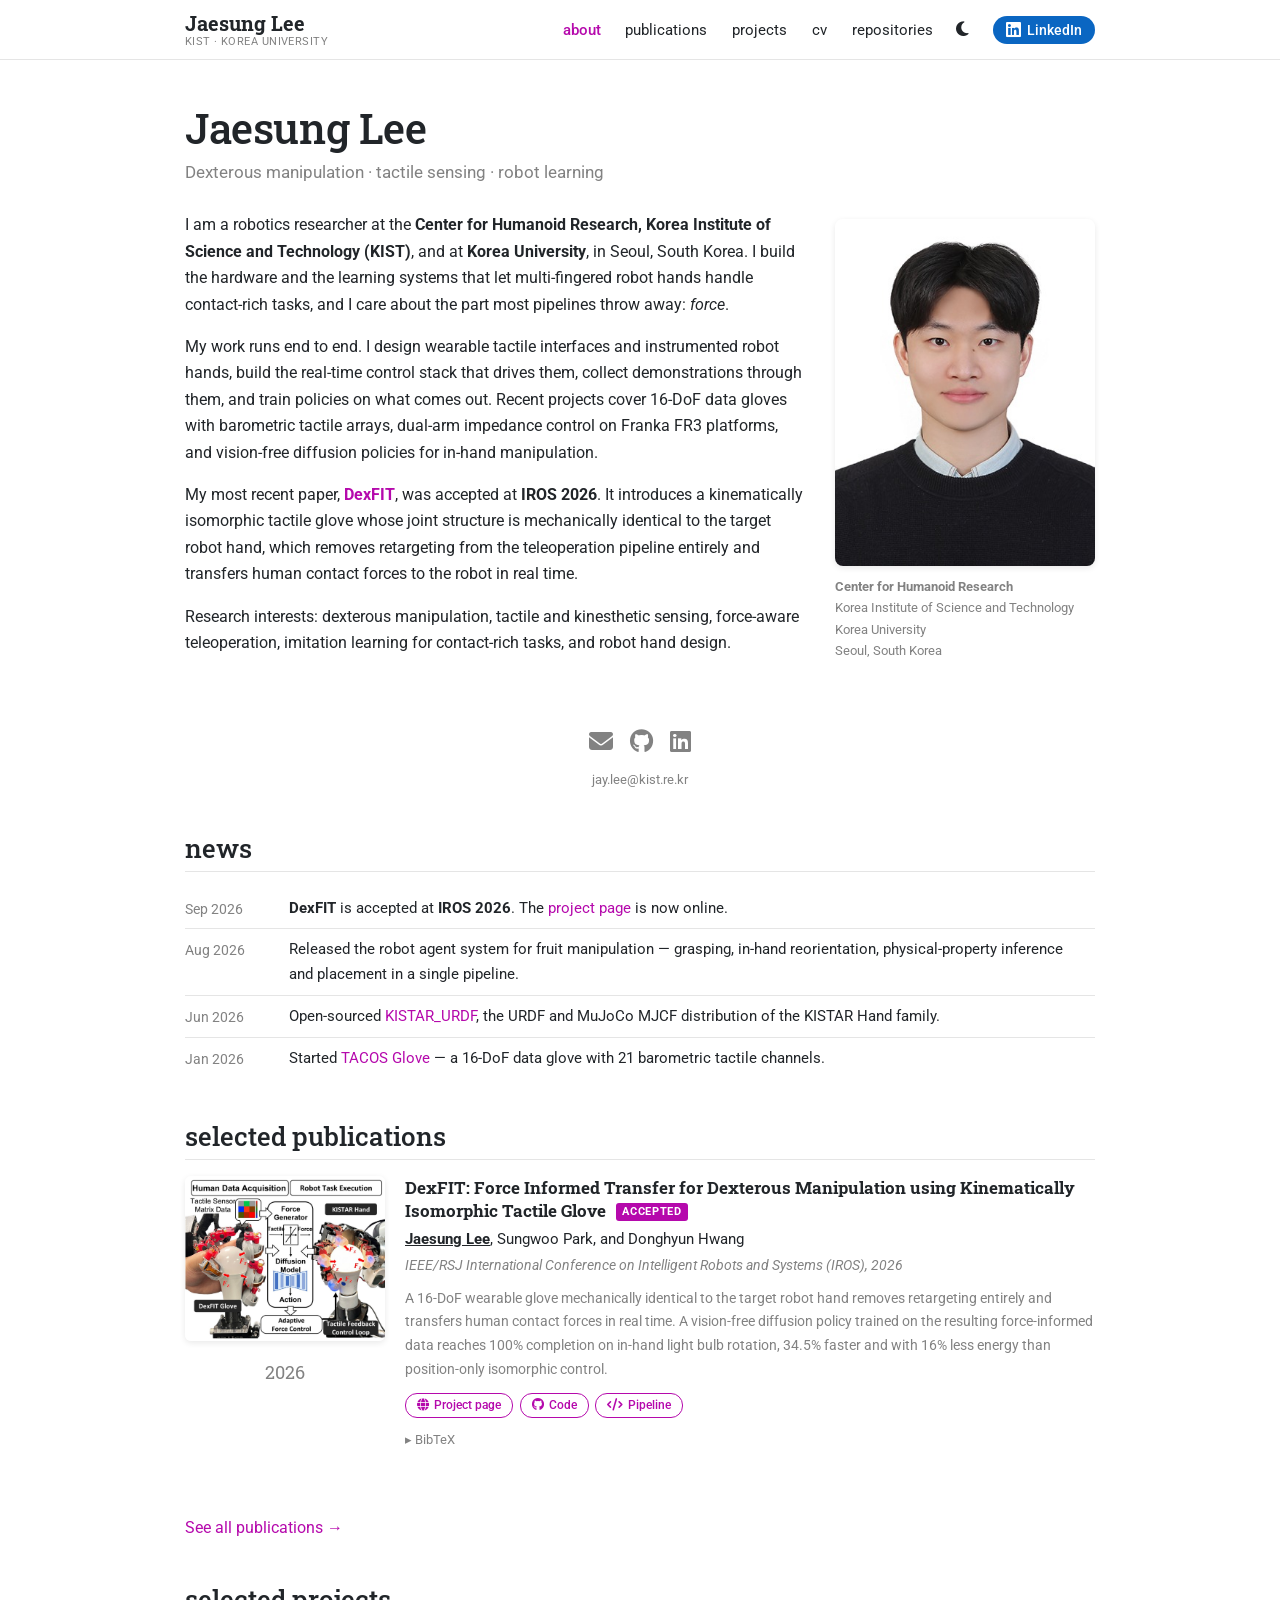
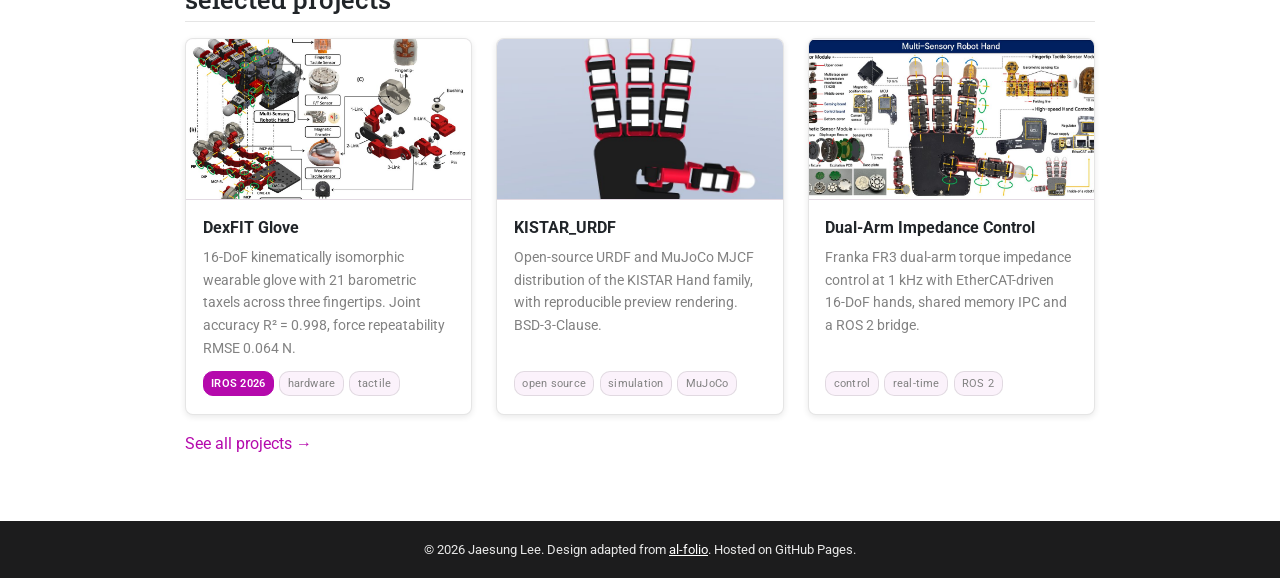
<file: index.html>
<!DOCTYPE html>
<html lang="en">
<head>
<meta charset="utf-8">
<meta name="viewport" content="width=device-width, initial-scale=1">
<title>Jaesung Lee</title>
<meta name="description" content="Jaesung Lee — robotics researcher at Korea University and the Center for Humanoid Research, KIST. Dexterous manipulation, tactile sensing, force-aware teleoperation and robot learning.">
<meta name="author" content="Jaesung Lee">
<link rel="icon" href="assets/img/favicon.png">
<meta property="og:type" content="website">
<meta property="og:title" content="Jaesung Lee">
<meta property="og:description" content="Robotics researcher working on dexterous manipulation, tactile sensing and force-aware robot learning.">
<meta property="og:image" content="https://jaylee00.github.io/assets/img/dexfit_teaser.jpg">
<meta property="og:url" content="https://jaylee00.github.io/">
<meta name="twitter:card" content="summary_large_image">
<link rel="canonical" href="https://jaylee00.github.io/">
<link rel="preconnect" href="https://fonts.googleapis.com">
<link rel="preconnect" href="https://fonts.gstatic.com" crossorigin>
<link rel="stylesheet" href="https://fonts.googleapis.com/css2?family=Roboto+Slab:wght@400;500;700&family=Roboto:ital,wght@0,300;0,400;0,500;0,700;1,400&display=swap">
<link rel="stylesheet" href="https://cdnjs.cloudflare.com/ajax/libs/font-awesome/6.5.2/css/all.min.css">
<link rel="stylesheet" href="assets/css/main.css">
<script>
  (function () {
    try {
      var t = localStorage.getItem("theme");
      if (t) document.documentElement.setAttribute("data-theme", t);
    } catch (e) {}
  })();
</script>
</head>
<body>

<nav class="navbar">
  <div class="navbar-inner">
    <a class="navbar-brand" href="index.html">
      <span class="brand-name">Jaesung Lee</span>
      <span class="brand-sub">KIST &middot; Korea University</span>
    </a>
    <a class="nav-linkedin" href="https://www.linkedin.com/in/jaesung-lee-00-jay-lee" target="_blank" rel="noopener" aria-label="LinkedIn profile"><i class="fa-brands fa-linkedin"></i><span>LinkedIn</span></a>
    <button class="nav-toggle" id="nav-toggle" aria-label="Toggle navigation" aria-expanded="false" aria-controls="nav-links">
      <i class="fa-solid fa-bars"></i>
    </button>
    <ul class="nav-links" id="nav-links">
      <li><a href="index.html" class="active">about</a></li>
      <li><a href="publications.html">publications</a></li>
      <li><a href="projects.html">projects</a></li>
      <li><a href="cv.html">cv</a></li>
      <li><a href="repositories.html">repositories</a></li>
      <li>
        <button class="theme-toggle" id="theme-toggle" aria-label="Switch to dark theme">
          <i class="fa-solid fa-moon"></i>
        </button>
      </li>
    </ul>
  </div>
</nav>

<main>
<div class="container">

  <header class="post-header">
    <h1 class="post-title">Jaesung Lee</h1>
    <p class="post-description">Dexterous manipulation &middot; tactile sensing &middot; robot learning</p>
  </header>

  <div class="about-body clearfix">
    <div class="profile">
      <img src="assets/img/prof_pic.jpg" alt="Jaesung Lee">
      <div class="more-info">
        <p><strong>Center for Humanoid Research</strong></p>
        <p>Korea Institute of Science and Technology</p>
        <p>Korea University</p>
        <p>Seoul, South Korea</p>
      </div>
    </div>

    <p>
      I am a robotics researcher at the <strong>Center for Humanoid Research, Korea Institute of Science
      and Technology (KIST)</strong>, and at <strong>Korea University</strong>, in Seoul, South Korea.
      I build the hardware and the learning systems that let multi-fingered robot hands handle contact-rich
      tasks, and I care about the part most pipelines throw away: <em>force</em>.
    </p>

    <p>
      My work runs end to end. I design wearable tactile interfaces and instrumented robot hands, build the
      real-time control stack that drives them, collect demonstrations through them, and train policies on
      what comes out. Recent projects cover 16-DoF data gloves with barometric tactile arrays, dual-arm
      impedance control on Franka FR3 platforms, and vision-free diffusion policies for in-hand manipulation.
    </p>

    <p>
      My most recent paper, <a href="https://jaylee00.github.io/Dex-FIT/"><strong>DexFIT</strong></a>, was
      accepted at <strong>IROS 2026</strong>. It introduces a kinematically isomorphic tactile glove whose
      joint structure is mechanically identical to the target robot hand, which removes retargeting from the
      teleoperation pipeline entirely and transfers human contact forces to the robot in real time.
    </p>

    <p>
      Research interests: dexterous manipulation, tactile and kinesthetic sensing, force-aware teleoperation,
      imitation learning for contact-rich tasks, and robot hand design.
    </p>
  </div>

  <div class="social">
    <div class="social-icons">
      <a href="mailto:jay.lee@kist.re.kr" title="Email" aria-label="Email"><i class="fa-solid fa-envelope"></i></a>
      <a href="https://github.com/JayLee00" title="GitHub" aria-label="GitHub" target="_blank" rel="noopener"><i class="fa-brands fa-github"></i></a>
      <a href="https://www.linkedin.com/in/jaesung-lee-00-jay-lee" title="LinkedIn" aria-label="LinkedIn" target="_blank" rel="noopener"><i class="fa-brands fa-linkedin"></i></a>
    </div>
    <p class="contact-note">jay.lee@kist.re.kr</p>
  </div>

  <h2 class="section-title">news</h2>
  <div class="news">
    <table>
      <tbody>
        <tr>
          <td class="date">Sep 2026</td>
          <td><strong>DexFIT</strong> is accepted at <strong>IROS 2026</strong>. The
            <a href="https://jaylee00.github.io/Dex-FIT/">project page</a> is now online.</td>
        </tr>
        <tr>
          <td class="date">Aug 2026</td>
          <td>Released the robot agent system for fruit manipulation — grasping, in-hand reorientation,
            physical-property inference and placement in a single pipeline.</td>
        </tr>
        <tr>
          <td class="date">Jun 2026</td>
          <td>Open-sourced <a href="https://github.com/JayLee00/KISTAR_URDF">KISTAR_URDF</a>, the URDF and
            MuJoCo MJCF distribution of the KISTAR Hand family.</td>
        </tr>
        <tr>
          <td class="date">Jan 2026</td>
          <td>Started <a href="https://github.com/JayLee00/TACOS_Glove">TACOS Glove</a> — a 16-DoF data glove
            with 21 barometric tactile channels.</td>
        </tr>
      </tbody>
    </table>
  </div>

  <h2 class="section-title">selected publications</h2>
  <ol class="bibliography">
    <li>
      <div class="pub-preview">
        <a href="https://jaylee00.github.io/Dex-FIT/" target="_blank" rel="noopener">
          <img src="assets/img/dexfit_teaser.jpg" alt="DexFIT teaser: isomorphic glove transferring contact forces to the KISTAR hand">
        </a>
        <span class="pub-year">2026</span>
      </div>
      <div class="pub-body">
        <div class="pub-title">
          DexFIT: Force Informed Transfer for Dexterous Manipulation using Kinematically Isomorphic Tactile Glove
          <span class="badge-accepted">Accepted</span>
        </div>
        <div class="pub-author">
          <span class="me">Jaesung Lee</span>, Sungwoo Park, and Donghyun Hwang
        </div>
        <div class="pub-venue">
          IEEE/RSJ International Conference on Intelligent Robots and Systems (IROS), 2026
        </div>
        <div class="pub-abstract">
          A 16-DoF wearable glove mechanically identical to the target robot hand removes retargeting entirely
          and transfers human contact forces in real time. A vision-free diffusion policy trained on the
          resulting force-informed data reaches 100% completion on in-hand light bulb rotation, 34.5% faster
          and with 16% less energy than position-only isomorphic control.
        </div>
        <div class="pub-links">
          <a class="btn-pill" href="https://jaylee00.github.io/Dex-FIT/" target="_blank" rel="noopener"><i class="fa-solid fa-globe"></i> Project page</a>
          <a class="btn-pill" href="https://github.com/JayLee00/Dex-FIT" target="_blank" rel="noopener"><i class="fa-brands fa-github"></i> Code</a>
          <a class="btn-pill" href="https://github.com/JayLee00/dexfit-glove-teleoperation" target="_blank" rel="noopener"><i class="fa-solid fa-code"></i> Pipeline</a>
        </div>
        <details class="disclosure">
          <summary>BibTeX</summary>
          <pre>@inproceedings{lee2026dexfit,
  title     = {DexFIT: Force Informed Transfer for Dexterous Manipulation
               using Kinematically Isomorphic Tactile Glove},
  author    = {Lee, Jaesung and Park, Sungwoo and Hwang, Donghyun},
  booktitle = {IEEE/RSJ International Conference on Intelligent Robots
               and Systems (IROS)},
  year      = {2026}
}</pre>
        </details>
      </div>
    </li>
  </ol>
  <p><a href="publications.html">See all publications &rarr;</a></p>

  <h2 class="section-title">selected projects</h2>
  <div class="grid">

    <div class="card">
      <img class="card-img" src="assets/img/dexfit_glove.jpg" alt="DexFIT 16-DoF isomorphic tactile glove">
      <div class="card-body">
        <div class="card-title"><a href="projects.html#dexfit">DexFIT Glove</a></div>
        <div class="card-text">
          16-DoF kinematically isomorphic wearable glove with 21 barometric taxels across three fingertips.
          Joint accuracy R&sup2; = 0.998, force repeatability RMSE 0.064 N.
        </div>
        <div class="card-meta">
          <span class="tag featured">IROS 2026</span>
          <span class="tag">hardware</span>
          <span class="tag">tactile</span>
        </div>
      </div>
    </div>

    <div class="card">
      <img class="card-img" src="assets/img/kistar_hand.jpg" alt="KISTAR Hand URDF model">
      <div class="card-body">
        <div class="card-title"><a href="projects.html#kistar-urdf">KISTAR_URDF</a></div>
        <div class="card-text">
          Open-source URDF and MuJoCo MJCF distribution of the KISTAR Hand family, with reproducible
          preview rendering. BSD-3-Clause.
        </div>
        <div class="card-meta">
          <span class="tag">open source</span>
          <span class="tag">simulation</span>
          <span class="tag">MuJoCo</span>
        </div>
      </div>
    </div>

    <div class="card">
      <img class="card-img" src="assets/img/dexfit_hand.jpg" alt="Multi-sensory 16-DoF KISTAR robot hand">
      <div class="card-body">
        <div class="card-title"><a href="projects.html#dual-arm">Dual-Arm Impedance Control</a></div>
        <div class="card-text">
          Franka FR3 dual-arm torque impedance control at 1 kHz with EtherCAT-driven 16-DoF hands, shared
          memory IPC and a ROS 2 bridge.
        </div>
        <div class="card-meta">
          <span class="tag">control</span>
          <span class="tag">real-time</span>
          <span class="tag">ROS 2</span>
        </div>
      </div>
    </div>

  </div>
  <p><a href="projects.html">See all projects &rarr;</a></p>

</div>
</main>

<footer class="site-footer">
  <div class="container">
    <p>&copy; 2026 Jaesung Lee. Design adapted from
      <a href="https://github.com/alshedivat/al-folio" target="_blank" rel="noopener">al-folio</a>.
      Hosted on GitHub Pages.</p>
  </div>
</footer>

<script src="assets/js/main.js"></script>
</body>
</html>
</file>
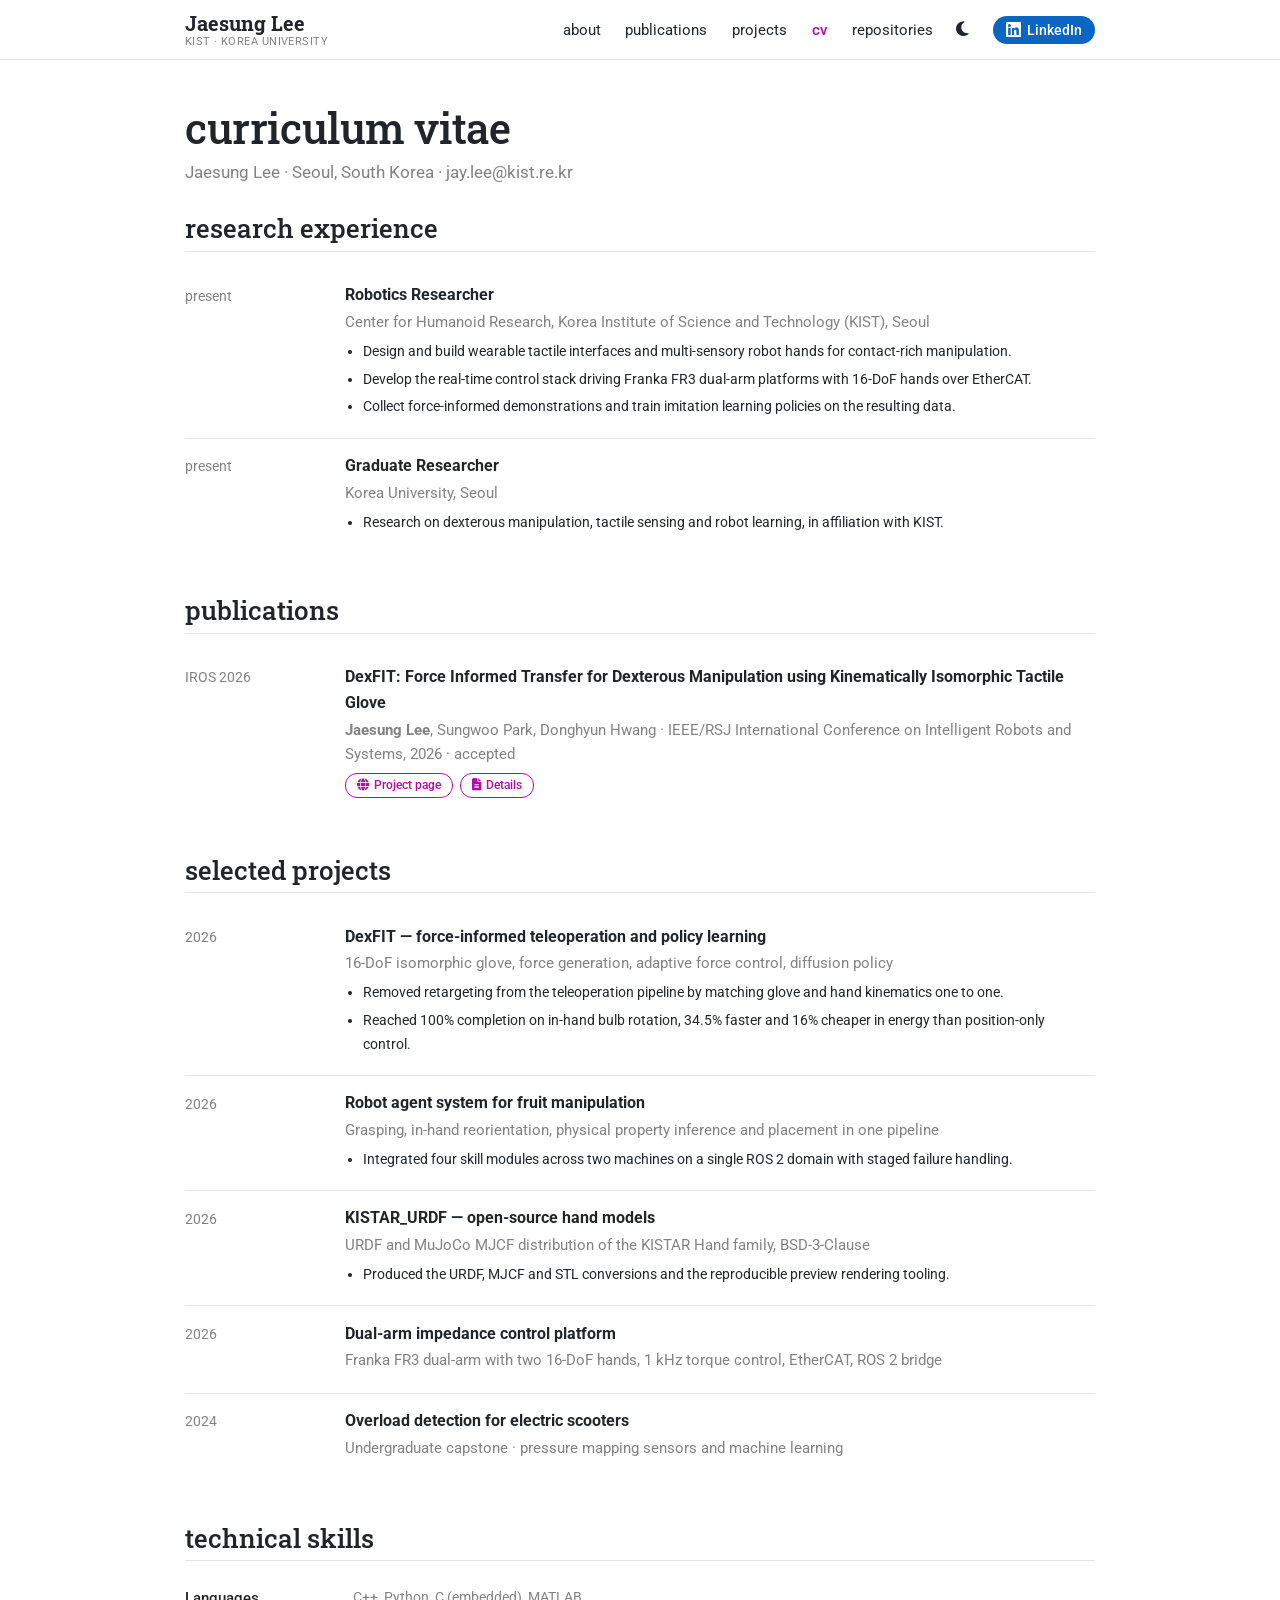
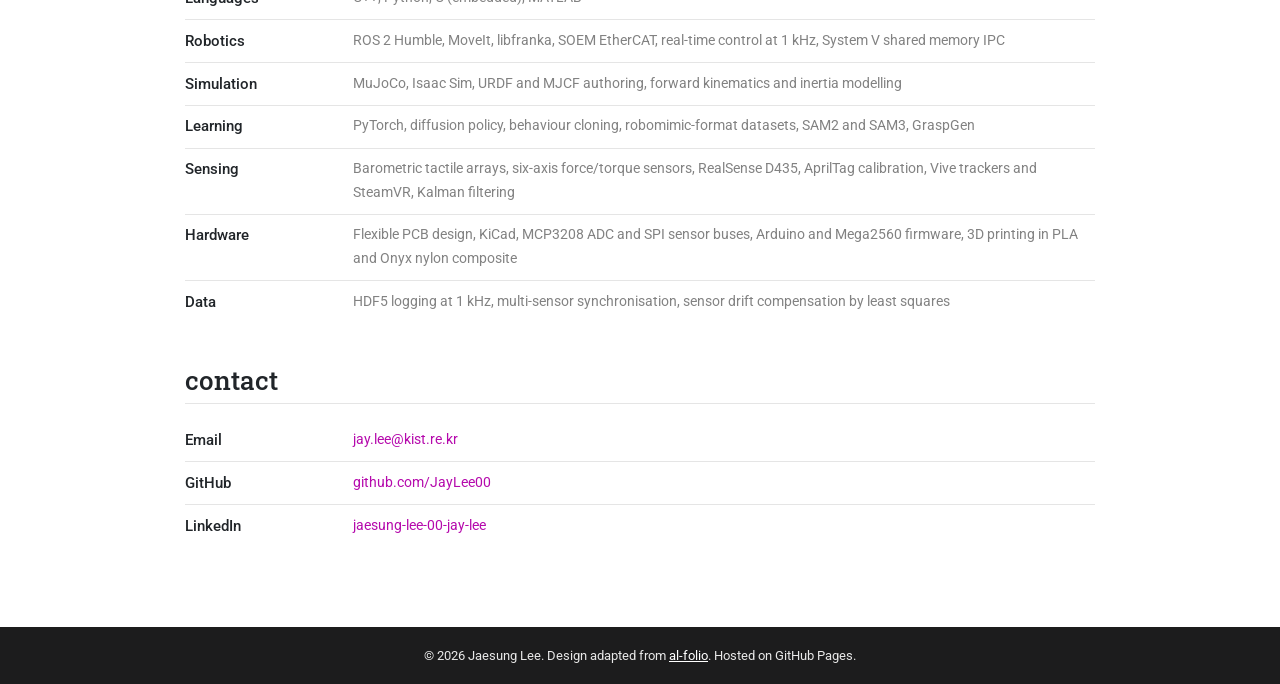
<file: cv.html>
<!DOCTYPE html>
<html lang="en">
<head>
<meta charset="utf-8">
<meta name="viewport" content="width=device-width, initial-scale=1">
<title>cv | Jaesung Lee</title>
<meta name="description" content="Curriculum vitae of Jaesung Lee — robotics research, publications and technical skills.">
<link rel="icon" href="assets/img/favicon.png">
<link rel="canonical" href="https://jaylee00.github.io/cv.html">
<link rel="preconnect" href="https://fonts.googleapis.com">
<link rel="preconnect" href="https://fonts.gstatic.com" crossorigin>
<link rel="stylesheet" href="https://fonts.googleapis.com/css2?family=Roboto+Slab:wght@400;500;700&family=Roboto:ital,wght@0,300;0,400;0,500;0,700;1,400&display=swap">
<link rel="stylesheet" href="https://cdnjs.cloudflare.com/ajax/libs/font-awesome/6.5.2/css/all.min.css">
<link rel="stylesheet" href="assets/css/main.css">
<script>
  (function () {
    try {
      var t = localStorage.getItem("theme");
      if (t) document.documentElement.setAttribute("data-theme", t);
    } catch (e) {}
  })();
</script>
</head>
<body>

<nav class="navbar">
  <div class="navbar-inner">
    <a class="navbar-brand" href="index.html">
      <span class="brand-name">Jaesung Lee</span>
      <span class="brand-sub">KIST &middot; Korea University</span>
    </a>
    <a class="nav-linkedin" href="https://www.linkedin.com/in/jaesung-lee-00-jay-lee" target="_blank" rel="noopener" aria-label="LinkedIn profile"><i class="fa-brands fa-linkedin"></i><span>LinkedIn</span></a>
    <button class="nav-toggle" id="nav-toggle" aria-label="Toggle navigation" aria-expanded="false" aria-controls="nav-links">
      <i class="fa-solid fa-bars"></i>
    </button>
    <ul class="nav-links" id="nav-links">
      <li><a href="index.html">about</a></li>
      <li><a href="publications.html">publications</a></li>
      <li><a href="projects.html">projects</a></li>
      <li><a href="cv.html" class="active">cv</a></li>
      <li><a href="repositories.html">repositories</a></li>
      <li>
        <button class="theme-toggle" id="theme-toggle" aria-label="Switch to dark theme">
          <i class="fa-solid fa-moon"></i>
        </button>
      </li>
    </ul>
  </div>
</nav>

<main>
<div class="container">

  <header class="post-header">
    <h1 class="post-title">curriculum vitae</h1>
    <p class="post-description">Jaesung Lee &middot; Seoul, South Korea &middot; jay.lee@kist.re.kr</p>
  </header>

  <div class="cv-section">
    <h2 class="section-title" style="margin-top:0;">research experience</h2>

    <div class="cv-entry">
      <div class="cv-date">present</div>
      <div class="cv-detail">
        <div class="cv-role">Robotics Researcher</div>
        <div class="cv-org">Center for Humanoid Research, Korea Institute of Science and Technology (KIST), Seoul</div>
        <ul>
          <li>Design and build wearable tactile interfaces and multi-sensory robot hands for contact-rich manipulation.</li>
          <li>Develop the real-time control stack driving Franka FR3 dual-arm platforms with 16-DoF hands over EtherCAT.</li>
          <li>Collect force-informed demonstrations and train imitation learning policies on the resulting data.</li>
        </ul>
      </div>
    </div>

    <div class="cv-entry">
      <div class="cv-date">present</div>
      <div class="cv-detail">
        <div class="cv-role">Graduate Researcher</div>
        <div class="cv-org">Korea University, Seoul</div>
        <ul>
          <li>Research on dexterous manipulation, tactile sensing and robot learning, in affiliation with KIST.</li>
        </ul>
      </div>
    </div>
  </div>

  <!-- ==========================================================
       EDUCATION — degrees and dates are not filled in yet.
       Uncomment this block and complete the fields.

  <div class="cv-section">
    <h2 class="section-title">education</h2>
    <div class="cv-entry">
      <div class="cv-date">20XX &ndash; present</div>
      <div class="cv-detail">
        <div class="cv-role">M.S. / Ph.D. in (department)</div>
        <div class="cv-org">Korea University, Seoul, South Korea</div>
      </div>
    </div>
    <div class="cv-entry">
      <div class="cv-date">20XX &ndash; 20XX</div>
      <div class="cv-detail">
        <div class="cv-role">B.S. in (department)</div>
        <div class="cv-org">(university), South Korea</div>
      </div>
    </div>
  </div>

       ========================================================== -->

  <div class="cv-section">
    <h2 class="section-title">publications</h2>
    <div class="cv-entry">
      <div class="cv-date">IROS 2026</div>
      <div class="cv-detail">
        <div class="cv-role">
          DexFIT: Force Informed Transfer for Dexterous Manipulation using Kinematically Isomorphic Tactile Glove
        </div>
        <div class="cv-org">
          <strong>Jaesung Lee</strong>, Sungwoo Park, Donghyun Hwang &middot;
          IEEE/RSJ International Conference on Intelligent Robots and Systems, 2026 &middot; accepted
        </div>
        <div class="pub-links" style="margin-top:0.4rem;">
          <a class="btn-pill" href="https://jaylee00.github.io/Dex-FIT/" target="_blank" rel="noopener"><i class="fa-solid fa-globe"></i> Project page</a>
          <a class="btn-pill" href="publications.html#dexfit"><i class="fa-solid fa-file-lines"></i> Details</a>
        </div>
      </div>
    </div>
  </div>

  <div class="cv-section">
    <h2 class="section-title">selected projects</h2>

    <div class="cv-entry">
      <div class="cv-date">2026</div>
      <div class="cv-detail">
        <div class="cv-role">DexFIT &mdash; force-informed teleoperation and policy learning</div>
        <div class="cv-org">16-DoF isomorphic glove, force generation, adaptive force control, diffusion policy</div>
        <ul>
          <li>Removed retargeting from the teleoperation pipeline by matching glove and hand kinematics one to one.</li>
          <li>Reached 100% completion on in-hand bulb rotation, 34.5% faster and 16% cheaper in energy than position-only control.</li>
        </ul>
      </div>
    </div>

    <div class="cv-entry">
      <div class="cv-date">2026</div>
      <div class="cv-detail">
        <div class="cv-role">Robot agent system for fruit manipulation</div>
        <div class="cv-org">Grasping, in-hand reorientation, physical property inference and placement in one pipeline</div>
        <ul>
          <li>Integrated four skill modules across two machines on a single ROS 2 domain with staged failure handling.</li>
        </ul>
      </div>
    </div>

    <div class="cv-entry">
      <div class="cv-date">2026</div>
      <div class="cv-detail">
        <div class="cv-role">KISTAR_URDF &mdash; open-source hand models</div>
        <div class="cv-org">URDF and MuJoCo MJCF distribution of the KISTAR Hand family, BSD-3-Clause</div>
        <ul>
          <li>Produced the URDF, MJCF and STL conversions and the reproducible preview rendering tooling.</li>
        </ul>
      </div>
    </div>

    <div class="cv-entry">
      <div class="cv-date">2026</div>
      <div class="cv-detail">
        <div class="cv-role">Dual-arm impedance control platform</div>
        <div class="cv-org">Franka FR3 dual-arm with two 16-DoF hands, 1 kHz torque control, EtherCAT, ROS 2 bridge</div>
      </div>
    </div>

    <div class="cv-entry">
      <div class="cv-date">2024</div>
      <div class="cv-detail">
        <div class="cv-role">Overload detection for electric scooters</div>
        <div class="cv-org">Undergraduate capstone &middot; pressure mapping sensors and machine learning</div>
      </div>
    </div>
  </div>

  <div class="cv-section">
    <h2 class="section-title">technical skills</h2>

    <div class="skill-row">
      <div class="skill-name">Languages</div>
      <div class="skill-list">C++, Python, C (embedded), MATLAB</div>
    </div>
    <div class="skill-row">
      <div class="skill-name">Robotics</div>
      <div class="skill-list">ROS 2 Humble, MoveIt, libfranka, SOEM EtherCAT, real-time control at 1 kHz, System V shared memory IPC</div>
    </div>
    <div class="skill-row">
      <div class="skill-name">Simulation</div>
      <div class="skill-list">MuJoCo, Isaac Sim, URDF and MJCF authoring, forward kinematics and inertia modelling</div>
    </div>
    <div class="skill-row">
      <div class="skill-name">Learning</div>
      <div class="skill-list">PyTorch, diffusion policy, behaviour cloning, robomimic-format datasets, SAM2 and SAM3, GraspGen</div>
    </div>
    <div class="skill-row">
      <div class="skill-name">Sensing</div>
      <div class="skill-list">Barometric tactile arrays, six-axis force/torque sensors, RealSense D435, AprilTag calibration, Vive trackers and SteamVR, Kalman filtering</div>
    </div>
    <div class="skill-row">
      <div class="skill-name">Hardware</div>
      <div class="skill-list">Flexible PCB design, KiCad, MCP3208 ADC and SPI sensor buses, Arduino and Mega2560 firmware, 3D printing in PLA and Onyx nylon composite</div>
    </div>
    <div class="skill-row">
      <div class="skill-name">Data</div>
      <div class="skill-list">HDF5 logging at 1 kHz, multi-sensor synchronisation, sensor drift compensation by least squares</div>
    </div>
  </div>

  <div class="cv-section">
    <h2 class="section-title">contact</h2>
    <div class="skill-row">
      <div class="skill-name">Email</div>
      <div class="skill-list"><a href="mailto:jay.lee@kist.re.kr">jay.lee@kist.re.kr</a></div>
    </div>
    <div class="skill-row">
      <div class="skill-name">GitHub</div>
      <div class="skill-list"><a href="https://github.com/JayLee00" target="_blank" rel="noopener">github.com/JayLee00</a></div>
    </div>
    <div class="skill-row">
      <div class="skill-name">LinkedIn</div>
      <div class="skill-list"><a href="https://www.linkedin.com/in/jaesung-lee-00-jay-lee" target="_blank" rel="noopener">jaesung-lee-00-jay-lee</a></div>
    </div>
  </div>

</div>
</main>

<footer class="site-footer">
  <div class="container">
    <p>&copy; 2026 Jaesung Lee. Design adapted from
      <a href="https://github.com/alshedivat/al-folio" target="_blank" rel="noopener">al-folio</a>.
      Hosted on GitHub Pages.</p>
  </div>
</footer>

<script src="assets/js/main.js"></script>
</body>
</html>
</file>
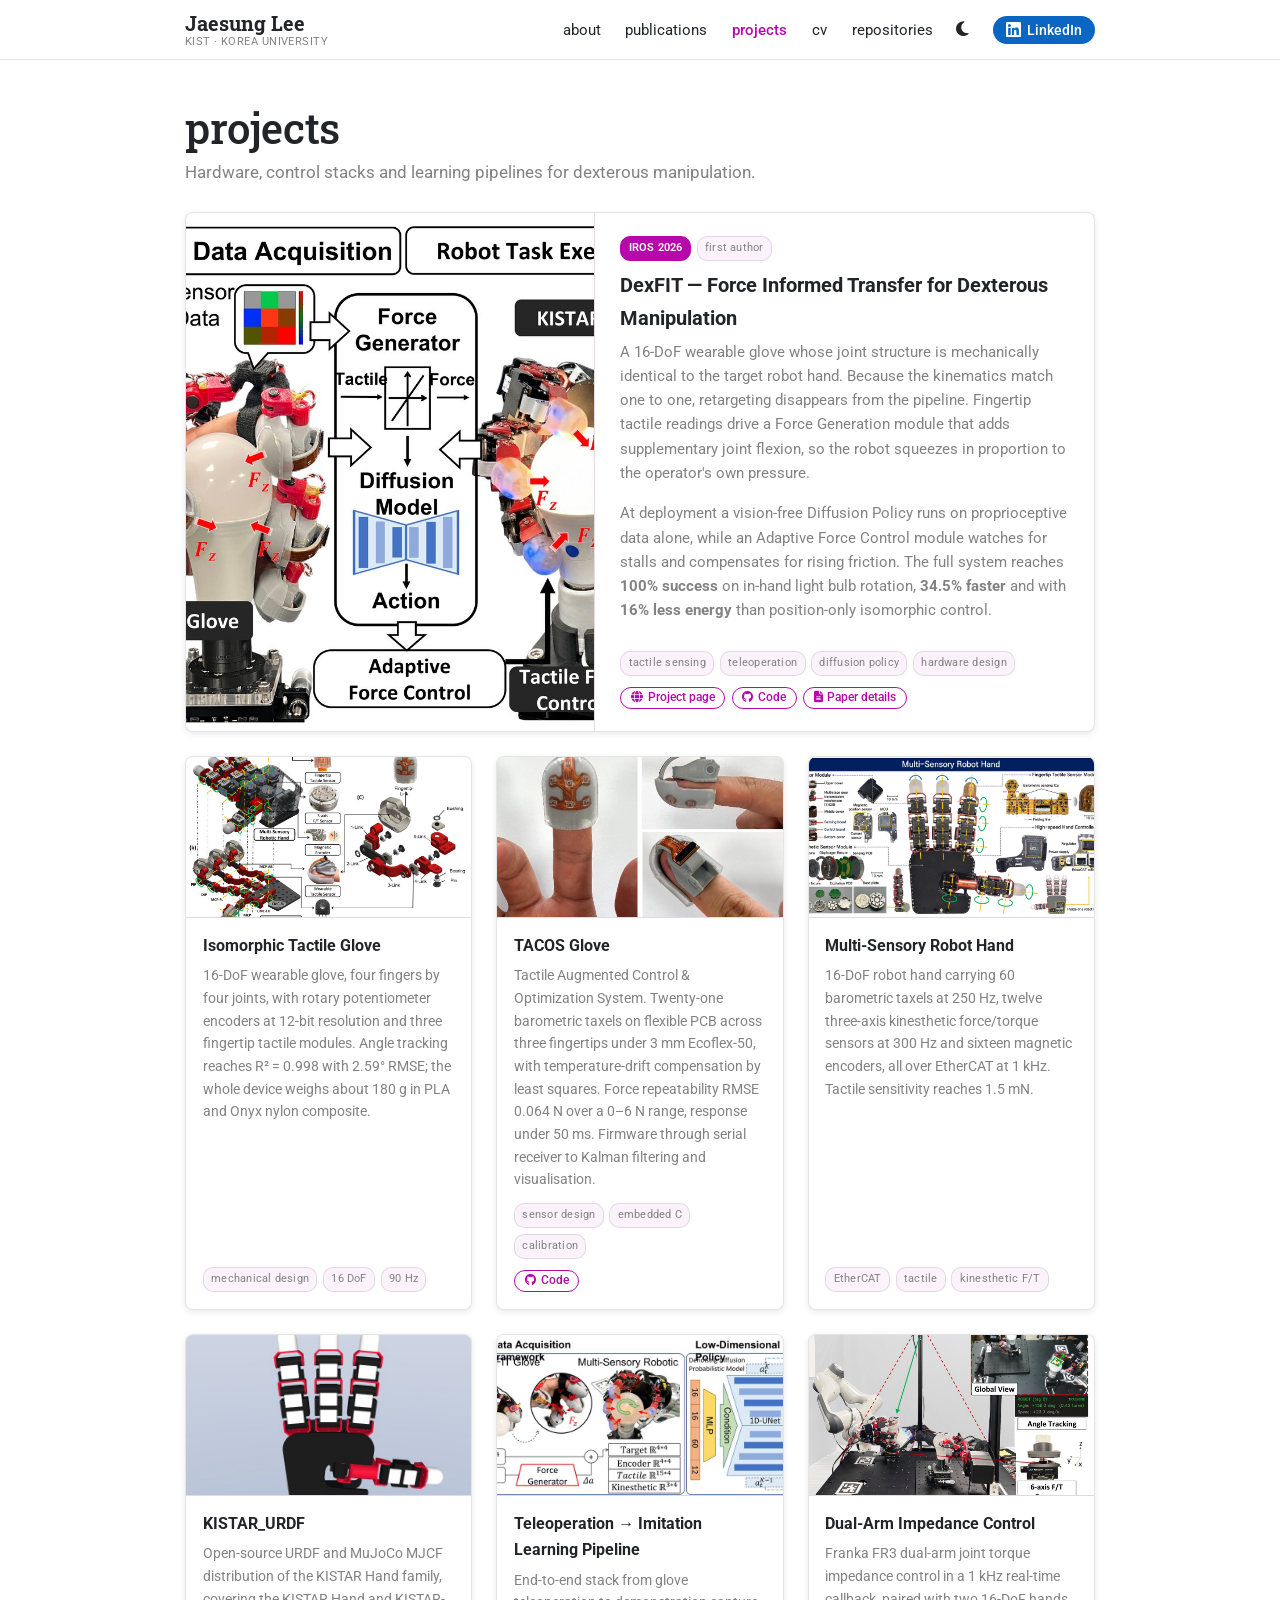
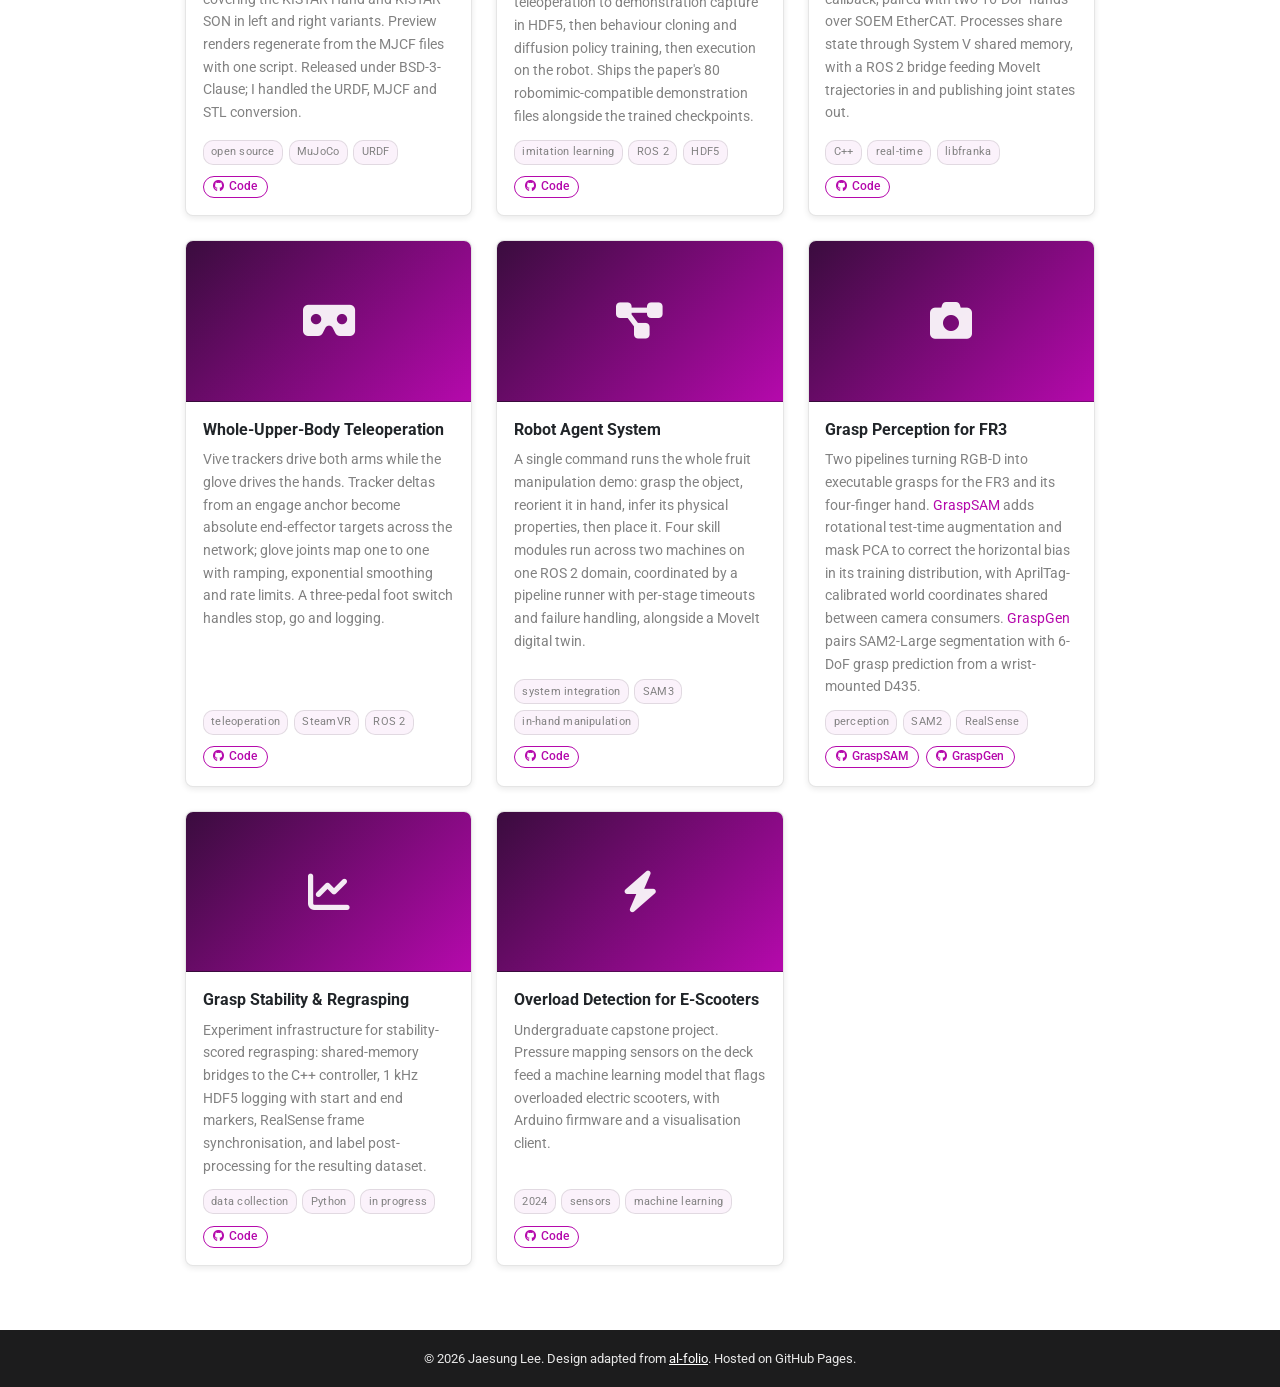
<file: projects.html>
<!DOCTYPE html>
<html lang="en">
<head>
<meta charset="utf-8">
<meta name="viewport" content="width=device-width, initial-scale=1">
<title>projects | Jaesung Lee</title>
<meta name="description" content="Robotics projects by Jaesung Lee — dexterous hands, tactile gloves, teleoperation, real-time control and robot learning.">
<link rel="icon" href="assets/img/favicon.png">
<link rel="canonical" href="https://jaylee00.github.io/projects.html">
<link rel="preconnect" href="https://fonts.googleapis.com">
<link rel="preconnect" href="https://fonts.gstatic.com" crossorigin>
<link rel="stylesheet" href="https://fonts.googleapis.com/css2?family=Roboto+Slab:wght@400;500;700&family=Roboto:ital,wght@0,300;0,400;0,500;0,700;1,400&display=swap">
<link rel="stylesheet" href="https://cdnjs.cloudflare.com/ajax/libs/font-awesome/6.5.2/css/all.min.css">
<link rel="stylesheet" href="assets/css/main.css">
<script>
  (function () {
    try {
      var t = localStorage.getItem("theme");
      if (t) document.documentElement.setAttribute("data-theme", t);
    } catch (e) {}
  })();
</script>
</head>
<body>

<nav class="navbar">
  <div class="navbar-inner">
    <a class="navbar-brand" href="index.html">
      <span class="brand-name">Jaesung Lee</span>
      <span class="brand-sub">KIST &middot; Korea University</span>
    </a>
    <a class="nav-linkedin" href="https://www.linkedin.com/in/jaesung-lee-00-jay-lee" target="_blank" rel="noopener" aria-label="LinkedIn profile"><i class="fa-brands fa-linkedin"></i><span>LinkedIn</span></a>
    <button class="nav-toggle" id="nav-toggle" aria-label="Toggle navigation" aria-expanded="false" aria-controls="nav-links">
      <i class="fa-solid fa-bars"></i>
    </button>
    <ul class="nav-links" id="nav-links">
      <li><a href="index.html">about</a></li>
      <li><a href="publications.html">publications</a></li>
      <li><a href="projects.html" class="active">projects</a></li>
      <li><a href="cv.html">cv</a></li>
      <li><a href="repositories.html">repositories</a></li>
      <li>
        <button class="theme-toggle" id="theme-toggle" aria-label="Switch to dark theme">
          <i class="fa-solid fa-moon"></i>
        </button>
      </li>
    </ul>
  </div>
</nav>

<main>
<div class="container">

  <header class="post-header">
    <h1 class="post-title">projects</h1>
    <p class="post-description">Hardware, control stacks and learning pipelines for dexterous manipulation.</p>
  </header>

  <div class="grid">

    <!-- ===== featured: DexFIT ===== -->
    <div class="card featured-card" id="dexfit">
      <img class="card-img" src="assets/img/dexfit_teaser.jpg" alt="DexFIT: isomorphic tactile glove transferring contact forces to the KISTAR hand">
      <div class="card-body">
        <div class="card-meta" style="margin-bottom:0.5rem;">
          <span class="tag featured">IROS 2026</span>
          <span class="tag">first author</span>
        </div>
        <div class="card-title" style="font-size:1.25rem;">
          <a href="https://jaylee00.github.io/Dex-FIT/" target="_blank" rel="noopener">DexFIT &mdash; Force Informed Transfer for Dexterous Manipulation</a>
        </div>
        <div class="card-text" style="font-size:0.92rem;">
          <p>
            A 16-DoF wearable glove whose joint structure is mechanically identical to the target robot hand.
            Because the kinematics match one to one, retargeting disappears from the pipeline. Fingertip
            tactile readings drive a Force Generation module that adds supplementary joint flexion, so the
            robot squeezes in proportion to the operator's own pressure.
          </p>
          <p>
            At deployment a vision-free Diffusion Policy runs on proprioceptive data alone, while an Adaptive
            Force Control module watches for stalls and compensates for rising friction. The full system
            reaches <strong>100% success</strong> on in-hand light bulb rotation, <strong>34.5% faster</strong>
            and with <strong>16% less energy</strong> than position-only isomorphic control.
          </p>
        </div>
        <div class="card-meta">
          <span class="tag">tactile sensing</span>
          <span class="tag">teleoperation</span>
          <span class="tag">diffusion policy</span>
          <span class="tag">hardware design</span>
        </div>
        <div class="card-links">
          <a class="btn-pill" href="https://jaylee00.github.io/Dex-FIT/" target="_blank" rel="noopener"><i class="fa-solid fa-globe"></i> Project page</a>
          <a class="btn-pill" href="https://github.com/JayLee00/Dex-FIT" target="_blank" rel="noopener"><i class="fa-brands fa-github"></i> Code</a>
          <a class="btn-pill" href="publications.html#dexfit"><i class="fa-solid fa-file-lines"></i> Paper details</a>
        </div>
      </div>
    </div>

    <!-- ===== glove hardware ===== -->
    <div class="card" id="glove">
      <img class="card-img" src="assets/img/dexfit_glove.jpg" alt="16-DoF isomorphic wearable glove">
      <div class="card-body">
        <div class="card-title">Isomorphic Tactile Glove</div>
        <div class="card-text">
          16-DoF wearable glove, four fingers by four joints, with rotary potentiometer encoders at 12-bit
          resolution and three fingertip tactile modules. Angle tracking reaches R&sup2; = 0.998 with 2.59&deg;
          RMSE; the whole device weighs about 180 g in PLA and Onyx nylon composite.
        </div>
        <div class="card-meta">
          <span class="tag">mechanical design</span>
          <span class="tag">16 DoF</span>
          <span class="tag">90 Hz</span>
        </div>
      </div>
    </div>

    <!-- ===== TACOS ===== -->
    <div class="card" id="tacos">
      <img class="card-img" src="assets/img/dexfit_tactile.jpg" alt="Fingertip barometric tactile sensor array">
      <div class="card-body">
        <div class="card-title"><a href="https://github.com/JayLee00/TACOS_Glove" target="_blank" rel="noopener">TACOS Glove</a></div>
        <div class="card-text">
          Tactile Augmented Control &amp; Optimization System. Twenty-one barometric taxels on flexible PCB
          across three fingertips under 3 mm Ecoflex-50, with temperature-drift compensation by least squares.
          Force repeatability RMSE 0.064 N over a 0&ndash;6 N range, response under 50 ms. Firmware through
          serial receiver to Kalman filtering and visualisation.
        </div>
        <div class="card-meta">
          <span class="tag">sensor design</span>
          <span class="tag">embedded C</span>
          <span class="tag">calibration</span>
        </div>
        <div class="card-links">
          <a class="btn-pill" href="https://github.com/JayLee00/TACOS_Glove" target="_blank" rel="noopener"><i class="fa-brands fa-github"></i> Code</a>
        </div>
      </div>
    </div>

    <!-- ===== multi-sensory hand ===== -->
    <div class="card" id="kistar-hand">
      <img class="card-img" src="assets/img/dexfit_hand.jpg" alt="Multi-sensory 16-DoF KISTAR robot hand">
      <div class="card-body">
        <div class="card-title">Multi-Sensory Robot Hand</div>
        <div class="card-text">
          16-DoF robot hand carrying 60 barometric taxels at 250 Hz, twelve three-axis kinesthetic
          force/torque sensors at 300 Hz and sixteen magnetic encoders, all over EtherCAT at 1 kHz. Tactile
          sensitivity reaches 1.5 mN.
        </div>
        <div class="card-meta">
          <span class="tag">EtherCAT</span>
          <span class="tag">tactile</span>
          <span class="tag">kinesthetic F/T</span>
        </div>
      </div>
    </div>

    <!-- ===== KISTAR URDF ===== -->
    <div class="card" id="kistar-urdf">
      <img class="card-img" src="assets/img/kistar_hand.jpg" alt="KISTAR Hand URDF render">
      <div class="card-body">
        <div class="card-title"><a href="https://github.com/JayLee00/KISTAR_URDF" target="_blank" rel="noopener">KISTAR_URDF</a></div>
        <div class="card-text">
          Open-source URDF and MuJoCo MJCF distribution of the KISTAR Hand family, covering the KISTAR Hand
          and KISTAR-SON in left and right variants. Preview renders regenerate from the MJCF files with one
          script. Released under BSD-3-Clause; I handled the URDF, MJCF and STL conversion.
        </div>
        <div class="card-meta">
          <span class="tag">open source</span>
          <span class="tag">MuJoCo</span>
          <span class="tag">URDF</span>
        </div>
        <div class="card-links">
          <a class="btn-pill" href="https://github.com/JayLee00/KISTAR_URDF" target="_blank" rel="noopener"><i class="fa-brands fa-github"></i> Code</a>
        </div>
      </div>
    </div>

    <!-- ===== learning pipeline ===== -->
    <div class="card" id="dexfit-pipeline">
      <img class="card-img" src="assets/img/dexfit_pipeline.jpg" alt="Teleoperation to imitation learning pipeline">
      <div class="card-body">
        <div class="card-title"><a href="https://github.com/JayLee00/dexfit-glove-teleoperation" target="_blank" rel="noopener">Teleoperation &rarr; Imitation Learning Pipeline</a></div>
        <div class="card-text">
          End-to-end stack from glove teleoperation to demonstration capture in HDF5, then behaviour cloning
          and diffusion policy training, then execution on the robot. Ships the paper's 80 robomimic-compatible
          demonstration files alongside the trained checkpoints.
        </div>
        <div class="card-meta">
          <span class="tag">imitation learning</span>
          <span class="tag">ROS 2</span>
          <span class="tag">HDF5</span>
        </div>
        <div class="card-links">
          <a class="btn-pill" href="https://github.com/JayLee00/dexfit-glove-teleoperation" target="_blank" rel="noopener"><i class="fa-brands fa-github"></i> Code</a>
        </div>
      </div>
    </div>

    <!-- ===== dual arm impedance ===== -->
    <div class="card" id="dual-arm">
      <img class="card-img" src="assets/img/dexfit_setup.jpg" alt="Dual-arm Franka FR3 experimental platform">
      <div class="card-body">
        <div class="card-title"><a href="https://github.com/JayLee00/Dual_Arm_Hand_Imp_Ctrl_Tele_V1.0" target="_blank" rel="noopener">Dual-Arm Impedance Control</a></div>
        <div class="card-text">
          Franka FR3 dual-arm joint torque impedance control in a 1 kHz real-time callback, paired with two
          16-DoF hands over SOEM EtherCAT. Processes share state through System V shared memory, with a ROS 2
          bridge feeding MoveIt trajectories in and publishing joint states out.
        </div>
        <div class="card-meta">
          <span class="tag">C++</span>
          <span class="tag">real-time</span>
          <span class="tag">libfranka</span>
        </div>
        <div class="card-links">
          <a class="btn-pill" href="https://github.com/JayLee00/Dual_Arm_Hand_Imp_Ctrl_Tele_V1.0" target="_blank" rel="noopener"><i class="fa-brands fa-github"></i> Code</a>
        </div>
      </div>
    </div>

    <!-- ===== vive teleop ===== -->
    <div class="card" id="vive-teleop">
      <div class="card-ph"><i class="fa-solid fa-vr-cardboard"></i></div>
      <div class="card-body">
        <div class="card-title"><a href="https://github.com/JayLee00/vive_franka_teleop" target="_blank" rel="noopener">Whole-Upper-Body Teleoperation</a></div>
        <div class="card-text">
          Vive trackers drive both arms while the glove drives the hands. Tracker deltas from an engage anchor
          become absolute end-effector targets across the network; glove joints map one to one with ramping,
          exponential smoothing and rate limits. A three-pedal foot switch handles stop, go and logging.
        </div>
        <div class="card-meta">
          <span class="tag">teleoperation</span>
          <span class="tag">SteamVR</span>
          <span class="tag">ROS 2</span>
        </div>
        <div class="card-links">
          <a class="btn-pill" href="https://github.com/JayLee00/vive_franka_teleop" target="_blank" rel="noopener"><i class="fa-brands fa-github"></i> Code</a>
        </div>
      </div>
    </div>

    <!-- ===== robot agent system ===== -->
    <div class="card" id="agent-system">
      <div class="card-ph"><i class="fa-solid fa-diagram-project"></i></div>
      <div class="card-body">
        <div class="card-title"><a href="https://github.com/JayLee00/2026MOTIE_Robotic-hand" target="_blank" rel="noopener">Robot Agent System</a></div>
        <div class="card-text">
          A single command runs the whole fruit manipulation demo: grasp the object, reorient it in hand,
          infer its physical properties, then place it. Four skill modules run across two machines on one ROS 2
          domain, coordinated by a pipeline runner with per-stage timeouts and failure handling, alongside a
          MoveIt digital twin.
        </div>
        <div class="card-meta">
          <span class="tag">system integration</span>
          <span class="tag">SAM3</span>
          <span class="tag">in-hand manipulation</span>
        </div>
        <div class="card-links">
          <a class="btn-pill" href="https://github.com/JayLee00/2026MOTIE_Robotic-hand" target="_blank" rel="noopener"><i class="fa-brands fa-github"></i> Code</a>
        </div>
      </div>
    </div>

    <!-- ===== grasp perception ===== -->
    <div class="card" id="grasp-perception">
      <div class="card-ph"><i class="fa-solid fa-camera"></i></div>
      <div class="card-body">
        <div class="card-title">Grasp Perception for FR3</div>
        <div class="card-text">
          Two pipelines turning RGB-D into executable grasps for the FR3 and its four-finger hand.
          <a href="https://github.com/JayLee00/grasp_sam_fr3" target="_blank" rel="noopener">GraspSAM</a> adds
          rotational test-time augmentation and mask PCA to correct the horizontal bias in its training
          distribution, with AprilTag-calibrated world coordinates shared between camera consumers.
          <a href="https://github.com/JayLee00/Dexgen_jay" target="_blank" rel="noopener">GraspGen</a> pairs
          SAM2-Large segmentation with 6-DoF grasp prediction from a wrist-mounted D435.
        </div>
        <div class="card-meta">
          <span class="tag">perception</span>
          <span class="tag">SAM2</span>
          <span class="tag">RealSense</span>
        </div>
        <div class="card-links">
          <a class="btn-pill" href="https://github.com/JayLee00/grasp_sam_fr3" target="_blank" rel="noopener"><i class="fa-brands fa-github"></i> GraspSAM</a>
          <a class="btn-pill" href="https://github.com/JayLee00/Dexgen_jay" target="_blank" rel="noopener"><i class="fa-brands fa-github"></i> GraspGen</a>
        </div>
      </div>
    </div>

    <!-- ===== grasping stability ===== -->
    <div class="card" id="grasp-stability">
      <div class="card-ph"><i class="fa-solid fa-chart-line"></i></div>
      <div class="card-body">
        <div class="card-title"><a href="https://github.com/JayLee00/Grasping-Stability" target="_blank" rel="noopener">Grasp Stability &amp; Regrasping</a></div>
        <div class="card-text">
          Experiment infrastructure for stability-scored regrasping: shared-memory bridges to the C++
          controller, 1 kHz HDF5 logging with start and end markers, RealSense frame synchronisation, and
          label post-processing for the resulting dataset.
        </div>
        <div class="card-meta">
          <span class="tag">data collection</span>
          <span class="tag">Python</span>
          <span class="tag">in progress</span>
        </div>
        <div class="card-links">
          <a class="btn-pill" href="https://github.com/JayLee00/Grasping-Stability" target="_blank" rel="noopener"><i class="fa-brands fa-github"></i> Code</a>
        </div>
      </div>
    </div>

    <!-- ===== capstone ===== -->
    <div class="card" id="capstone">
      <div class="card-ph"><i class="fa-solid fa-bolt"></i></div>
      <div class="card-body">
        <div class="card-title"><a href="https://github.com/JayLee00/capstone-design" target="_blank" rel="noopener">Overload Detection for E-Scooters</a></div>
        <div class="card-text">
          Undergraduate capstone project. Pressure mapping sensors on the deck feed a machine learning model
          that flags overloaded electric scooters, with Arduino firmware and a visualisation client.
        </div>
        <div class="card-meta">
          <span class="tag">2024</span>
          <span class="tag">sensors</span>
          <span class="tag">machine learning</span>
        </div>
        <div class="card-links">
          <a class="btn-pill" href="https://github.com/JayLee00/capstone-design" target="_blank" rel="noopener"><i class="fa-brands fa-github"></i> Code</a>
        </div>
      </div>
    </div>

  </div>

</div>
</main>

<footer class="site-footer">
  <div class="container">
    <p>&copy; 2026 Jaesung Lee. Design adapted from
      <a href="https://github.com/alshedivat/al-folio" target="_blank" rel="noopener">al-folio</a>.
      Hosted on GitHub Pages.</p>
  </div>
</footer>

<script src="assets/js/main.js"></script>
</body>
</html>
</file>
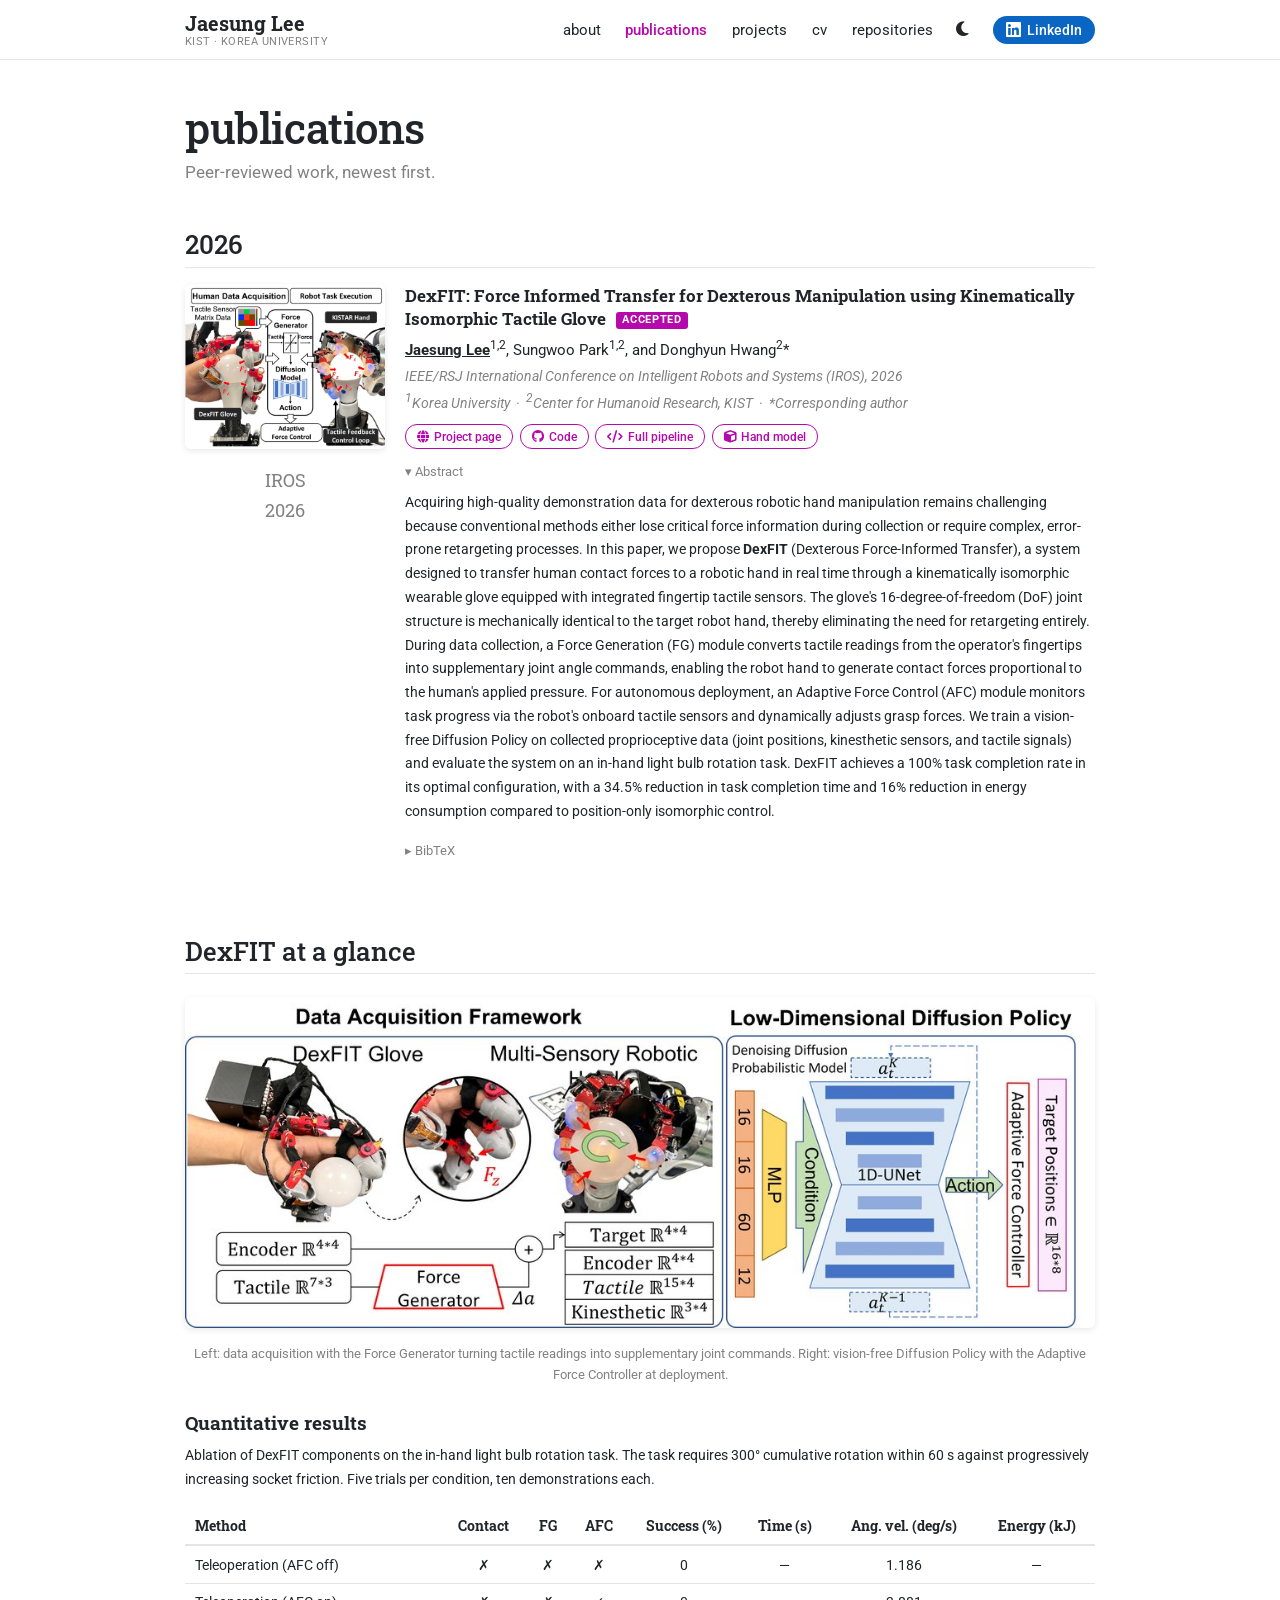
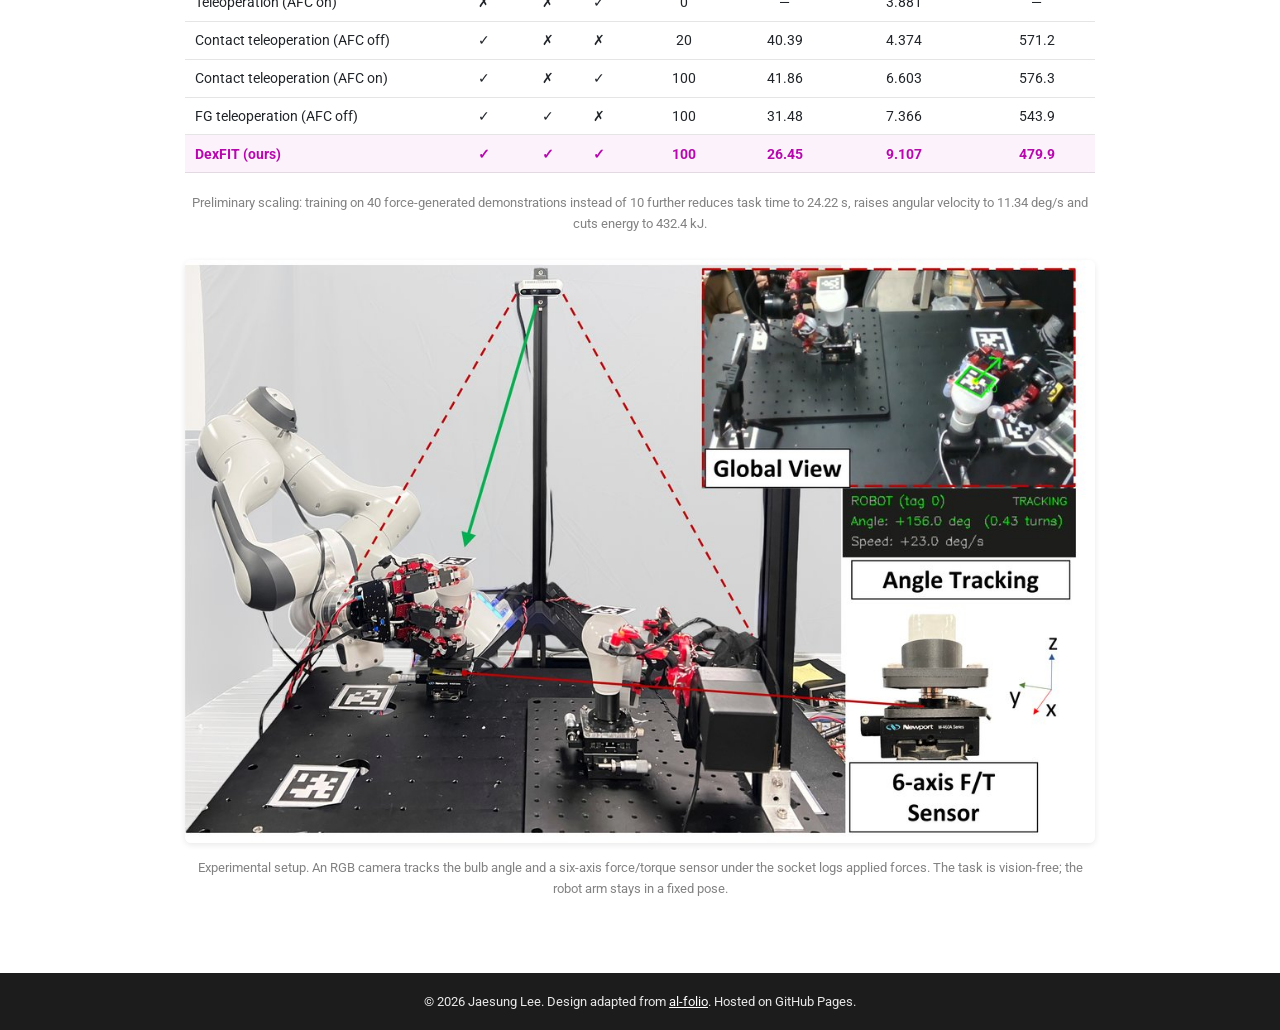
<file: publications.html>
<!DOCTYPE html>
<html lang="en">
<head>
<meta charset="utf-8">
<meta name="viewport" content="width=device-width, initial-scale=1">
<title>publications | Jaesung Lee</title>
<meta name="description" content="Publications by Jaesung Lee — DexFIT, IROS 2026.">
<link rel="icon" href="assets/img/favicon.png">
<link rel="canonical" href="https://jaylee00.github.io/publications.html">
<link rel="preconnect" href="https://fonts.googleapis.com">
<link rel="preconnect" href="https://fonts.gstatic.com" crossorigin>
<link rel="stylesheet" href="https://fonts.googleapis.com/css2?family=Roboto+Slab:wght@400;500;700&family=Roboto:ital,wght@0,300;0,400;0,500;0,700;1,400&display=swap">
<link rel="stylesheet" href="https://cdnjs.cloudflare.com/ajax/libs/font-awesome/6.5.2/css/all.min.css">
<link rel="stylesheet" href="assets/css/main.css">
<script>
  (function () {
    try {
      var t = localStorage.getItem("theme");
      if (t) document.documentElement.setAttribute("data-theme", t);
    } catch (e) {}
  })();
</script>
</head>
<body>

<nav class="navbar">
  <div class="navbar-inner">
    <a class="navbar-brand" href="index.html">
      <span class="brand-name">Jaesung Lee</span>
      <span class="brand-sub">KIST &middot; Korea University</span>
    </a>
    <a class="nav-linkedin" href="https://www.linkedin.com/in/jaesung-lee-00-jay-lee" target="_blank" rel="noopener" aria-label="LinkedIn profile"><i class="fa-brands fa-linkedin"></i><span>LinkedIn</span></a>
    <button class="nav-toggle" id="nav-toggle" aria-label="Toggle navigation" aria-expanded="false" aria-controls="nav-links">
      <i class="fa-solid fa-bars"></i>
    </button>
    <ul class="nav-links" id="nav-links">
      <li><a href="index.html">about</a></li>
      <li><a href="publications.html" class="active">publications</a></li>
      <li><a href="projects.html">projects</a></li>
      <li><a href="cv.html">cv</a></li>
      <li><a href="repositories.html">repositories</a></li>
      <li>
        <button class="theme-toggle" id="theme-toggle" aria-label="Switch to dark theme">
          <i class="fa-solid fa-moon"></i>
        </button>
      </li>
    </ul>
  </div>
</nav>

<main>
<div class="container">

  <header class="post-header">
    <h1 class="post-title">publications</h1>
    <p class="post-description">Peer-reviewed work, newest first.</p>
  </header>

  <h2 class="section-title">2026</h2>
  <ol class="bibliography">
    <li id="dexfit">
      <div class="pub-preview">
        <a href="https://jaylee00.github.io/Dex-FIT/" target="_blank" rel="noopener">
          <img src="assets/img/dexfit_teaser.jpg" alt="DexFIT teaser figure">
        </a>
        <span class="pub-year">IROS<br>2026</span>
      </div>
      <div class="pub-body">
        <div class="pub-title">
          DexFIT: Force Informed Transfer for Dexterous Manipulation using Kinematically Isomorphic Tactile Glove
          <span class="badge-accepted">Accepted</span>
        </div>
        <div class="pub-author">
          <span class="me">Jaesung Lee</span><sup>1,2</sup>, Sungwoo Park<sup>1,2</sup>, and Donghyun Hwang<sup>2</sup>*
        </div>
        <div class="pub-venue">
          IEEE/RSJ International Conference on Intelligent Robots and Systems (IROS), 2026<br>
          <sup>1</sup>Korea University &nbsp;&middot;&nbsp; <sup>2</sup>Center for Humanoid Research, KIST
          &nbsp;&middot;&nbsp; *Corresponding author
        </div>

        <div class="pub-links">
          <a class="btn-pill" href="https://jaylee00.github.io/Dex-FIT/" target="_blank" rel="noopener"><i class="fa-solid fa-globe"></i> Project page</a>
          <a class="btn-pill" href="https://github.com/JayLee00/Dex-FIT" target="_blank" rel="noopener"><i class="fa-brands fa-github"></i> Code</a>
          <a class="btn-pill" href="https://github.com/JayLee00/dexfit-glove-teleoperation" target="_blank" rel="noopener"><i class="fa-solid fa-code"></i> Full pipeline</a>
          <a class="btn-pill" href="https://github.com/JayLee00/KISTAR_URDF" target="_blank" rel="noopener"><i class="fa-solid fa-cube"></i> Hand model</a>
        </div>

        <details class="disclosure" open>
          <summary>Abstract</summary>
          <p style="font-size:0.9rem; margin-top:0.55rem;">
            Acquiring high-quality demonstration data for dexterous robotic hand manipulation remains
            challenging because conventional methods either lose critical force information during collection
            or require complex, error-prone retargeting processes. In this paper, we propose
            <strong>DexFIT</strong> (Dexterous Force-Informed Transfer), a system designed to transfer human
            contact forces to a robotic hand in real time through a kinematically isomorphic wearable glove
            equipped with integrated fingertip tactile sensors. The glove's 16-degree-of-freedom (DoF) joint
            structure is mechanically identical to the target robot hand, thereby eliminating the need for
            retargeting entirely. During data collection, a Force Generation (FG) module converts tactile
            readings from the operator's fingertips into supplementary joint angle commands, enabling the
            robot hand to generate contact forces proportional to the human's applied pressure. For autonomous
            deployment, an Adaptive Force Control (AFC) module monitors task progress via the robot's onboard
            tactile sensors and dynamically adjusts grasp forces. We train a vision-free Diffusion Policy on
            collected proprioceptive data (joint positions, kinesthetic sensors, and tactile signals) and
            evaluate the system on an in-hand light bulb rotation task. DexFIT achieves a 100% task completion
            rate in its optimal configuration, with a 34.5% reduction in task completion time and 16%
            reduction in energy consumption compared to position-only isomorphic control.
          </p>
        </details>

        <details class="disclosure">
          <summary>BibTeX</summary>
          <pre>@inproceedings{lee2026dexfit,
  title     = {DexFIT: Force Informed Transfer for Dexterous Manipulation
               using Kinematically Isomorphic Tactile Glove},
  author    = {Lee, Jaesung and Park, Sungwoo and Hwang, Donghyun},
  booktitle = {IEEE/RSJ International Conference on Intelligent Robots
               and Systems (IROS)},
  year      = {2026}
}</pre>
        </details>
      </div>
    </li>
  </ol>

  <h2 class="section-title">DexFIT at a glance</h2>

  <div class="figure">
    <img src="assets/img/dexfit_framework.jpg" alt="DexFIT framework: force generation during data collection, adaptive force control at deployment">
  </div>
  <p class="caption">
    Left: data acquisition with the Force Generator turning tactile readings into supplementary joint
    commands. Right: vision-free Diffusion Policy with the Adaptive Force Controller at deployment.
  </p>

  <h3>Quantitative results</h3>
  <p style="font-size:0.9rem;">
    Ablation of DexFIT components on the in-hand light bulb rotation task. The task requires 300&deg;
    cumulative rotation within 60 s against progressively increasing socket friction. Five trials per
    condition, ten demonstrations each.
  </p>
  <div class="table-wrap">
    <table class="data">
      <thead>
        <tr>
          <th>Method</th>
          <th>Contact</th>
          <th>FG</th>
          <th>AFC</th>
          <th>Success (%)</th>
          <th>Time (s)</th>
          <th>Ang. vel. (deg/s)</th>
          <th>Energy (kJ)</th>
        </tr>
      </thead>
      <tbody>
        <tr><td>Teleoperation (AFC off)</td><td>&#10007;</td><td>&#10007;</td><td>&#10007;</td><td>0</td><td>&mdash;</td><td>1.186</td><td>&mdash;</td></tr>
        <tr><td>Teleoperation (AFC on)</td><td>&#10007;</td><td>&#10007;</td><td>&#10003;</td><td>0</td><td>&mdash;</td><td>3.881</td><td>&mdash;</td></tr>
        <tr><td>Contact teleoperation (AFC off)</td><td>&#10003;</td><td>&#10007;</td><td>&#10007;</td><td>20</td><td>40.39</td><td>4.374</td><td>571.2</td></tr>
        <tr><td>Contact teleoperation (AFC on)</td><td>&#10003;</td><td>&#10007;</td><td>&#10003;</td><td>100</td><td>41.86</td><td>6.603</td><td>576.3</td></tr>
        <tr><td>FG teleoperation (AFC off)</td><td>&#10003;</td><td>&#10003;</td><td>&#10007;</td><td>100</td><td>31.48</td><td>7.366</td><td>543.9</td></tr>
        <tr class="highlight"><td>DexFIT (ours)</td><td>&#10003;</td><td>&#10003;</td><td>&#10003;</td><td>100</td><td>26.45</td><td>9.107</td><td>479.9</td></tr>
      </tbody>
    </table>
  </div>
  <p class="caption">
    Preliminary scaling: training on 40 force-generated demonstrations instead of 10 further reduces task
    time to 24.22 s, raises angular velocity to 11.34 deg/s and cuts energy to 432.4 kJ.
  </p>

  <div class="figure">
    <img src="assets/img/dexfit_setup.jpg" alt="Experimental setup for the in-hand light bulb rotation task">
  </div>
  <p class="caption">
    Experimental setup. An RGB camera tracks the bulb angle and a six-axis force/torque sensor under the
    socket logs applied forces. The task is vision-free; the robot arm stays in a fixed pose.
  </p>

  <!-- To add a new publication, copy one <li> block inside <ol class="bibliography"> above,
       replace the fields, and drop a preview image into assets/img/. -->

</div>
</main>

<footer class="site-footer">
  <div class="container">
    <p>&copy; 2026 Jaesung Lee. Design adapted from
      <a href="https://github.com/alshedivat/al-folio" target="_blank" rel="noopener">al-folio</a>.
      Hosted on GitHub Pages.</p>
  </div>
</footer>

<script src="assets/js/main.js"></script>
</body>
</html>
</file>
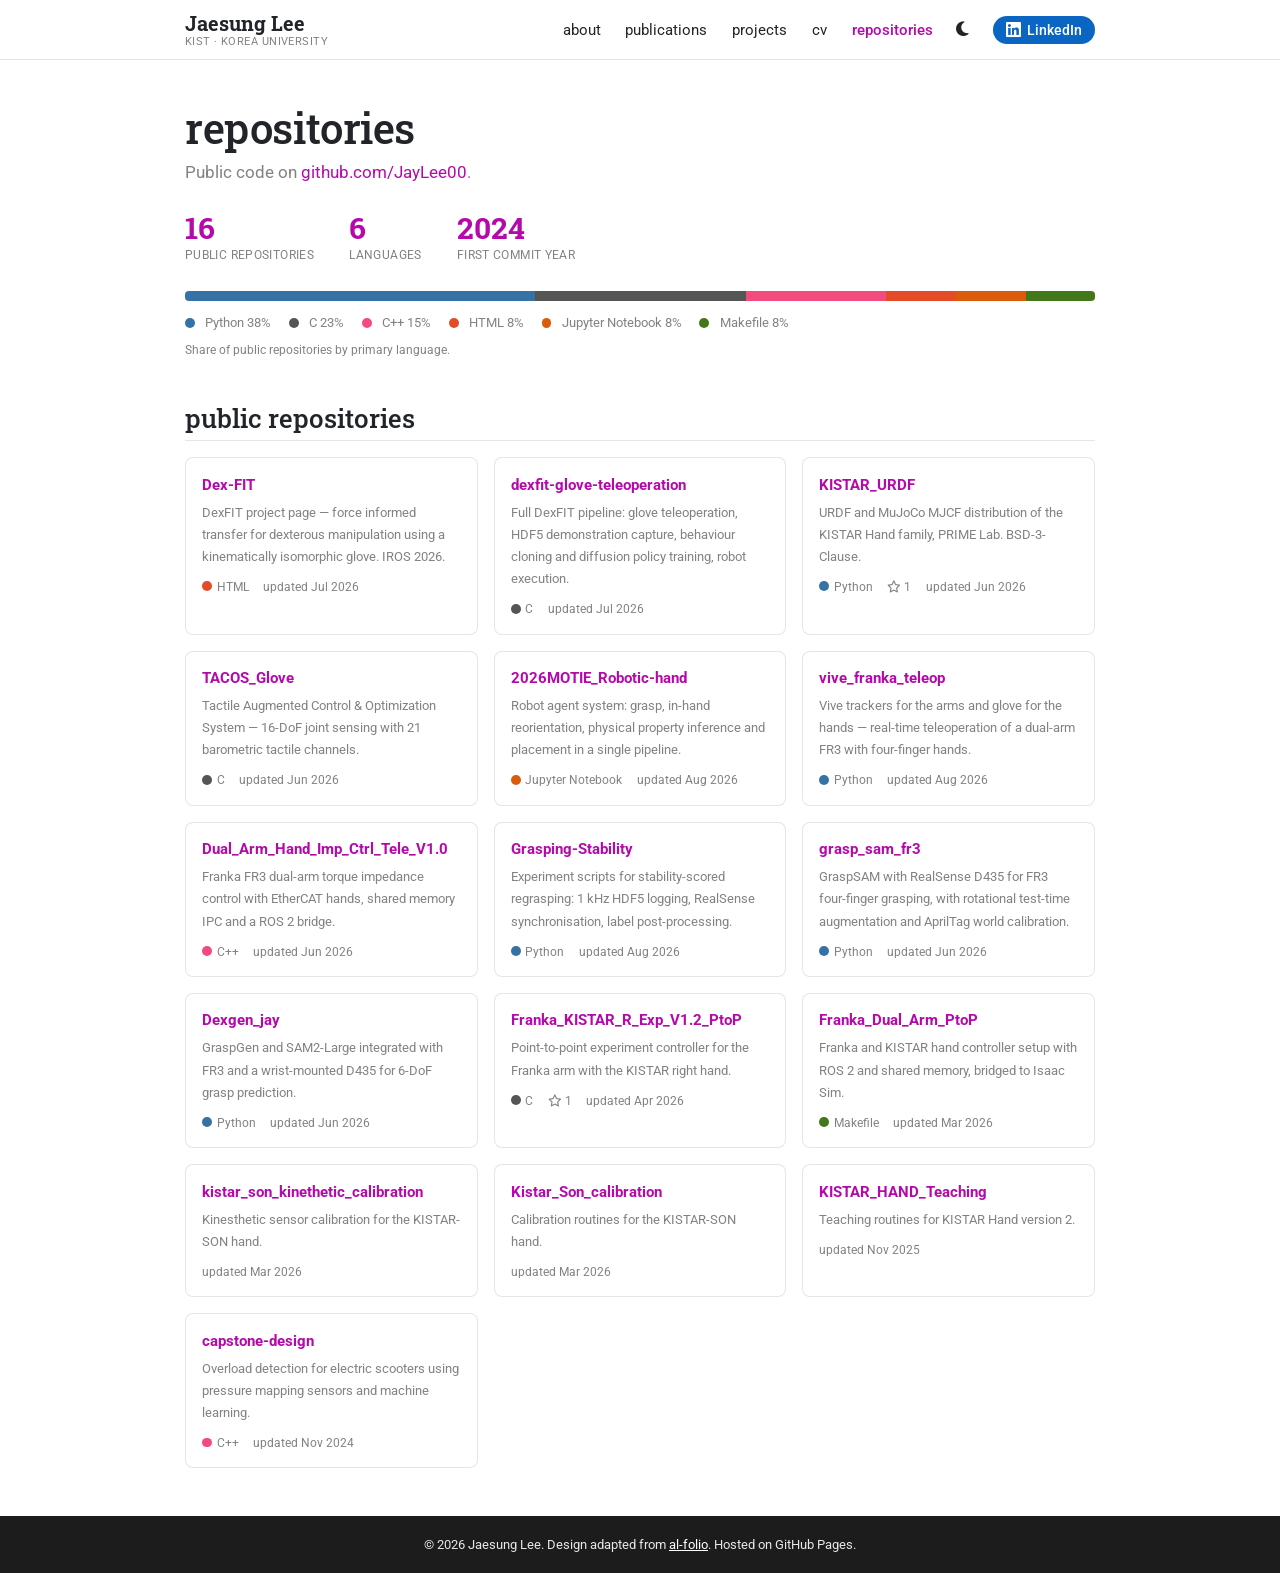
<file: repositories.html>
<!DOCTYPE html>
<html lang="en">
<head>
<meta charset="utf-8">
<meta name="viewport" content="width=device-width, initial-scale=1">
<title>repositories | Jaesung Lee</title>
<meta name="description" content="Open-source repositories by Jaesung Lee on GitHub.">
<link rel="icon" href="assets/img/favicon.png">
<link rel="canonical" href="https://jaylee00.github.io/repositories.html">
<link rel="preconnect" href="https://fonts.googleapis.com">
<link rel="preconnect" href="https://fonts.gstatic.com" crossorigin>
<link rel="stylesheet" href="https://fonts.googleapis.com/css2?family=Roboto+Slab:wght@400;500;700&family=Roboto:ital,wght@0,300;0,400;0,500;0,700;1,400&display=swap">
<link rel="stylesheet" href="https://cdnjs.cloudflare.com/ajax/libs/font-awesome/6.5.2/css/all.min.css">
<link rel="stylesheet" href="assets/css/main.css">
<script>
  (function () {
    try {
      var t = localStorage.getItem("theme");
      if (t) document.documentElement.setAttribute("data-theme", t);
    } catch (e) {}
  })();
</script>
</head>
<body>

<nav class="navbar">
  <div class="navbar-inner">
    <a class="navbar-brand" href="index.html">
      <span class="brand-name">Jaesung Lee</span>
      <span class="brand-sub">KIST &middot; Korea University</span>
    </a>
    <a class="nav-linkedin" href="https://www.linkedin.com/in/jaesung-lee-00-jay-lee" target="_blank" rel="noopener" aria-label="LinkedIn profile"><i class="fa-brands fa-linkedin"></i><span>LinkedIn</span></a>
    <button class="nav-toggle" id="nav-toggle" aria-label="Toggle navigation" aria-expanded="false" aria-controls="nav-links">
      <i class="fa-solid fa-bars"></i>
    </button>
    <ul class="nav-links" id="nav-links">
      <li><a href="index.html">about</a></li>
      <li><a href="publications.html">publications</a></li>
      <li><a href="projects.html">projects</a></li>
      <li><a href="cv.html">cv</a></li>
      <li><a href="repositories.html" class="active">repositories</a></li>
      <li>
        <button class="theme-toggle" id="theme-toggle" aria-label="Switch to dark theme">
          <i class="fa-solid fa-moon"></i>
        </button>
      </li>
    </ul>
  </div>
</nav>

<main>
<div class="container">

  <header class="post-header">
    <h1 class="post-title">repositories</h1>
    <p class="post-description">
      Public code on <a href="https://github.com/JayLee00" target="_blank" rel="noopener">github.com/JayLee00</a>.
    </p>
  </header>

  <div class="stat-row">
    <div class="stat">
      <span class="stat-num">16</span>
      <span class="stat-label">public repositories</span>
    </div>
    <div class="stat">
      <span class="stat-num">6</span>
      <span class="stat-label">languages</span>
    </div>
    <div class="stat">
      <span class="stat-num">2024</span>
      <span class="stat-label">first commit year</span>
    </div>
  </div>

  <div class="langbar" role="img" aria-label="Primary language across public repositories: Python 38%, C 23%, C++ 15%, HTML 8%, Jupyter Notebook 8%, Makefile 8%">
    <span style="width:38.5%; background:#3572A5"></span>
    <span style="width:23.1%; background:#555555"></span>
    <span style="width:15.4%; background:#f34b7d"></span>
    <span style="width:7.7%;  background:#e34c26"></span>
    <span style="width:7.7%;  background:#DA5B0B"></span>
    <span style="width:7.6%;  background:#427819"></span>
  </div>
  <div class="legend">
    <span class="item"><span class="lang-dot" style="background:#3572A5"></span>Python 38%</span>
    <span class="item"><span class="lang-dot" style="background:#555555"></span>C 23%</span>
    <span class="item"><span class="lang-dot" style="background:#f34b7d"></span>C++ 15%</span>
    <span class="item"><span class="lang-dot" style="background:#e34c26"></span>HTML 8%</span>
    <span class="item"><span class="lang-dot" style="background:#DA5B0B"></span>Jupyter Notebook 8%</span>
    <span class="item"><span class="lang-dot" style="background:#427819"></span>Makefile 8%</span>
    <span class="item" style="width:100%; font-size:0.78rem;">Share of public repositories by primary language.</span>
  </div>

  <h2 class="section-title">public repositories</h2>
  <div class="repo-list">

    <div class="repo">
      <div class="repo-name"><a href="https://github.com/JayLee00/Dex-FIT" target="_blank" rel="noopener">Dex-FIT</a></div>
      <div class="repo-desc">DexFIT project page — force informed transfer for dexterous manipulation using a kinematically isomorphic glove. IROS 2026.</div>
      <div class="repo-meta"><span><span class="lang-dot" style="background:#e34c26"></span>HTML</span><span>updated Jul 2026</span></div>
    </div>

    <div class="repo">
      <div class="repo-name"><a href="https://github.com/JayLee00/dexfit-glove-teleoperation" target="_blank" rel="noopener">dexfit-glove-teleoperation</a></div>
      <div class="repo-desc">Full DexFIT pipeline: glove teleoperation, HDF5 demonstration capture, behaviour cloning and diffusion policy training, robot execution.</div>
      <div class="repo-meta"><span><span class="lang-dot" style="background:#555555"></span>C</span><span>updated Jul 2026</span></div>
    </div>

    <div class="repo">
      <div class="repo-name"><a href="https://github.com/JayLee00/KISTAR_URDF" target="_blank" rel="noopener">KISTAR_URDF</a></div>
      <div class="repo-desc">URDF and MuJoCo MJCF distribution of the KISTAR Hand family, PRIME Lab. BSD-3-Clause.</div>
      <div class="repo-meta"><span><span class="lang-dot" style="background:#3572A5"></span>Python</span><span><i class="fa-regular fa-star"></i> 1</span><span>updated Jun 2026</span></div>
    </div>

    <div class="repo">
      <div class="repo-name"><a href="https://github.com/JayLee00/TACOS_Glove" target="_blank" rel="noopener">TACOS_Glove</a></div>
      <div class="repo-desc">Tactile Augmented Control &amp; Optimization System — 16-DoF joint sensing with 21 barometric tactile channels.</div>
      <div class="repo-meta"><span><span class="lang-dot" style="background:#555555"></span>C</span><span>updated Jun 2026</span></div>
    </div>

    <div class="repo">
      <div class="repo-name"><a href="https://github.com/JayLee00/2026MOTIE_Robotic-hand" target="_blank" rel="noopener">2026MOTIE_Robotic-hand</a></div>
      <div class="repo-desc">Robot agent system: grasp, in-hand reorientation, physical property inference and placement in a single pipeline.</div>
      <div class="repo-meta"><span><span class="lang-dot" style="background:#DA5B0B"></span>Jupyter Notebook</span><span>updated Aug 2026</span></div>
    </div>

    <div class="repo">
      <div class="repo-name"><a href="https://github.com/JayLee00/vive_franka_teleop" target="_blank" rel="noopener">vive_franka_teleop</a></div>
      <div class="repo-desc">Vive trackers for the arms and glove for the hands — real-time teleoperation of a dual-arm FR3 with four-finger hands.</div>
      <div class="repo-meta"><span><span class="lang-dot" style="background:#3572A5"></span>Python</span><span>updated Aug 2026</span></div>
    </div>

    <div class="repo">
      <div class="repo-name"><a href="https://github.com/JayLee00/Dual_Arm_Hand_Imp_Ctrl_Tele_V1.0" target="_blank" rel="noopener">Dual_Arm_Hand_Imp_Ctrl_Tele_V1.0</a></div>
      <div class="repo-desc">Franka FR3 dual-arm torque impedance control with EtherCAT hands, shared memory IPC and a ROS 2 bridge.</div>
      <div class="repo-meta"><span><span class="lang-dot" style="background:#f34b7d"></span>C++</span><span>updated Jun 2026</span></div>
    </div>

    <div class="repo">
      <div class="repo-name"><a href="https://github.com/JayLee00/Grasping-Stability" target="_blank" rel="noopener">Grasping-Stability</a></div>
      <div class="repo-desc">Experiment scripts for stability-scored regrasping: 1 kHz HDF5 logging, RealSense synchronisation, label post-processing.</div>
      <div class="repo-meta"><span><span class="lang-dot" style="background:#3572A5"></span>Python</span><span>updated Aug 2026</span></div>
    </div>

    <div class="repo">
      <div class="repo-name"><a href="https://github.com/JayLee00/grasp_sam_fr3" target="_blank" rel="noopener">grasp_sam_fr3</a></div>
      <div class="repo-desc">GraspSAM with RealSense D435 for FR3 four-finger grasping, with rotational test-time augmentation and AprilTag world calibration.</div>
      <div class="repo-meta"><span><span class="lang-dot" style="background:#3572A5"></span>Python</span><span>updated Jun 2026</span></div>
    </div>

    <div class="repo">
      <div class="repo-name"><a href="https://github.com/JayLee00/Dexgen_jay" target="_blank" rel="noopener">Dexgen_jay</a></div>
      <div class="repo-desc">GraspGen and SAM2-Large integrated with FR3 and a wrist-mounted D435 for 6-DoF grasp prediction.</div>
      <div class="repo-meta"><span><span class="lang-dot" style="background:#3572A5"></span>Python</span><span>updated Jun 2026</span></div>
    </div>

    <div class="repo">
      <div class="repo-name"><a href="https://github.com/JayLee00/Franka_KISTAR_R_Exp_V1.2_PtoP" target="_blank" rel="noopener">Franka_KISTAR_R_Exp_V1.2_PtoP</a></div>
      <div class="repo-desc">Point-to-point experiment controller for the Franka arm with the KISTAR right hand.</div>
      <div class="repo-meta"><span><span class="lang-dot" style="background:#555555"></span>C</span><span><i class="fa-regular fa-star"></i> 1</span><span>updated Apr 2026</span></div>
    </div>

    <div class="repo">
      <div class="repo-name"><a href="https://github.com/JayLee00/Franka_Dual_Arm_PtoP" target="_blank" rel="noopener">Franka_Dual_Arm_PtoP</a></div>
      <div class="repo-desc">Franka and KISTAR hand controller setup with ROS 2 and shared memory, bridged to Isaac Sim.</div>
      <div class="repo-meta"><span><span class="lang-dot" style="background:#427819"></span>Makefile</span><span>updated Mar 2026</span></div>
    </div>

    <div class="repo">
      <div class="repo-name"><a href="https://github.com/JayLee00/kistar_son_kinethetic_calibration" target="_blank" rel="noopener">kistar_son_kinethetic_calibration</a></div>
      <div class="repo-desc">Kinesthetic sensor calibration for the KISTAR-SON hand.</div>
      <div class="repo-meta"><span>updated Mar 2026</span></div>
    </div>

    <div class="repo">
      <div class="repo-name"><a href="https://github.com/JayLee00/Kistar_Son_calibration" target="_blank" rel="noopener">Kistar_Son_calibration</a></div>
      <div class="repo-desc">Calibration routines for the KISTAR-SON hand.</div>
      <div class="repo-meta"><span>updated Mar 2026</span></div>
    </div>

    <div class="repo">
      <div class="repo-name"><a href="https://github.com/JayLee00/KISTAR_HAND_Teaching" target="_blank" rel="noopener">KISTAR_HAND_Teaching</a></div>
      <div class="repo-desc">Teaching routines for KISTAR Hand version 2.</div>
      <div class="repo-meta"><span>updated Nov 2025</span></div>
    </div>

    <div class="repo">
      <div class="repo-name"><a href="https://github.com/JayLee00/capstone-design" target="_blank" rel="noopener">capstone-design</a></div>
      <div class="repo-desc">Overload detection for electric scooters using pressure mapping sensors and machine learning.</div>
      <div class="repo-meta"><span><span class="lang-dot" style="background:#f34b7d"></span>C++</span><span>updated Nov 2024</span></div>
    </div>

  </div>

</div>
</main>

<footer class="site-footer">
  <div class="container">
    <p>&copy; 2026 Jaesung Lee. Design adapted from
      <a href="https://github.com/alshedivat/al-folio" target="_blank" rel="noopener">al-folio</a>.
      Hosted on GitHub Pages.</p>
  </div>
</footer>

<script src="assets/js/main.js"></script>
</body>
</html>
</file>
<file: assets/css/main.css>
/* =========================================================================
   Personal site — visual language adapted from the al-folio Jekyll theme
   (https://github.com/alshedivat/al-folio, MIT License).
   Rewritten as dependency-free static CSS.
   ========================================================================= */

/* ---------- palette (al-folio _variables.scss) ---------- */
:root {
  --red-color: #ff3636;
  --orange-color: #f29105;
  --blue-color: #0076df;
  --cyan-color: #2698ba;
  --purple-color: #b509ac;
  --grey-color: #828282;
  --grey-color-light: #e8e8e8;
  --grey-color-dark: #1c1c1d;
  --grey-900: #212529;

  --nav-height: 60px;
  --container: 950px;
}

/* light theme */
:root,
:root[data-theme="light"] {
  --global-bg-color: #ffffff;
  --global-code-bg-color: rgba(181, 9, 172, 0.05);
  --global-text-color: var(--grey-900);
  --global-text-color-light: var(--grey-color);
  --global-theme-color: var(--purple-color);
  --global-hover-color: var(--purple-color);
  --global-footer-bg-color: var(--grey-color-dark);
  --global-footer-text-color: var(--grey-color-light);
  --global-footer-link-color: #ffffff;
  --global-divider-color: rgba(0, 0, 0, 0.1);
  --global-card-bg-color: #ffffff;
  --global-back-to-top-bg-color: rgba(0, 0, 0, 0.4);
  --global-navbar-bg: rgba(255, 255, 255, 0.85);
  --global-shadow: 0 2px 6px rgba(0, 0, 0, 0.09);
  --global-shadow-hover: 0 8px 22px rgba(0, 0, 0, 0.14);
}

/* dark theme */
:root[data-theme="dark"] {
  --global-bg-color: var(--grey-color-dark);
  --global-code-bg-color: #2c3237;
  --global-text-color: var(--grey-color-light);
  --global-text-color-light: var(--grey-color);
  --global-theme-color: var(--cyan-color);
  --global-hover-color: var(--cyan-color);
  --global-footer-bg-color: var(--grey-color-light);
  --global-footer-text-color: var(--grey-color-dark);
  --global-footer-link-color: #000000;
  --global-divider-color: #424246;
  --global-card-bg-color: var(--grey-900);
  --global-back-to-top-bg-color: #e8e8e8;
  --global-navbar-bg: rgba(28, 28, 29, 0.85);
  --global-shadow: 0 2px 6px rgba(0, 0, 0, 0.5);
  --global-shadow-hover: 0 8px 22px rgba(0, 0, 0, 0.65);
}

@media (prefers-color-scheme: dark) {
  :root:not([data-theme="light"]) {
    --global-bg-color: var(--grey-color-dark);
    --global-code-bg-color: #2c3237;
    --global-text-color: var(--grey-color-light);
    --global-text-color-light: var(--grey-color);
    --global-theme-color: var(--cyan-color);
    --global-hover-color: var(--cyan-color);
    --global-footer-bg-color: var(--grey-color-light);
    --global-footer-text-color: var(--grey-color-dark);
    --global-footer-link-color: #000000;
    --global-divider-color: #424246;
    --global-card-bg-color: var(--grey-900);
    --global-back-to-top-bg-color: #e8e8e8;
    --global-navbar-bg: rgba(28, 28, 29, 0.85);
    --global-shadow: 0 2px 6px rgba(0, 0, 0, 0.5);
    --global-shadow-hover: 0 8px 22px rgba(0, 0, 0, 0.65);
  }
}

/* ---------- base ---------- */
*,
*::before,
*::after { box-sizing: border-box; }

html { scroll-behavior: smooth; -webkit-text-size-adjust: 100%; }

body {
  margin: 0;
  padding-top: var(--nav-height);
  background-color: var(--global-bg-color);
  color: var(--global-text-color);
  font-family: "Roboto", -apple-system, BlinkMacSystemFont, "Segoe UI", Helvetica, Arial, sans-serif;
  font-size: 1rem;
  line-height: 1.65;
  -webkit-font-smoothing: antialiased;
  display: flex;
  flex-direction: column;
  min-height: 100vh;
}

h1, h2, h3, h4, h5, h6 {
  font-family: "Roboto Slab", "Roboto", Georgia, serif;
  color: var(--global-text-color);
  line-height: 1.25;
  margin: 0 0 0.6rem;
}

a {
  color: var(--global-theme-color);
  text-decoration: none;
  transition: color 0.15s ease;
}
a:hover { color: var(--global-hover-color); text-decoration: underline; }

p { margin: 0 0 1rem; }

hr {
  border: 0;
  border-top: 1px solid var(--global-divider-color);
  margin: 2rem 0;
}

img { max-width: 100%; height: auto; }

code, pre {
  font-family: ui-monospace, SFMono-Regular, "SF Mono", Menlo, Consolas, monospace;
  font-size: 0.86em;
}
code {
  background-color: var(--global-code-bg-color);
  color: var(--global-theme-color);
  padding: 0.15em 0.4em;
  border-radius: 3px;
}

.container {
  width: 100%;
  max-width: var(--container);
  margin: 0 auto;
  padding: 0 1.25rem;
}

main { flex: 1 0 auto; }

/* ---------- navbar ---------- */
.navbar {
  position: fixed;
  top: 0;
  left: 0;
  right: 0;
  z-index: 1000;
  height: var(--nav-height);
  background-color: var(--global-navbar-bg);
  backdrop-filter: saturate(180%) blur(20px);
  -webkit-backdrop-filter: saturate(180%) blur(20px);
  border-bottom: 1px solid var(--global-divider-color);
}

.navbar-inner {
  max-width: var(--container);
  height: var(--nav-height);
  margin: 0 auto;
  padding: 0 1.25rem;
  display: flex;
  align-items: center;
  gap: 1rem;
}

.navbar-brand {
  display: flex;
  flex-direction: column;
  justify-content: center;
  line-height: 1.15;
  text-decoration: none;
  min-width: 0;
}
.navbar-brand { margin-right: auto; }
.navbar-brand:hover { text-decoration: none; }
.brand-name {
  font-family: "Roboto Slab", Georgia, serif;
  font-size: 1.28rem;
  font-weight: 700;
  color: var(--global-text-color);
  white-space: nowrap;
}
.brand-sub {
  font-size: 0.68rem;
  letter-spacing: 0.04em;
  text-transform: uppercase;
  color: var(--global-text-color-light);
  white-space: nowrap;
  overflow: hidden;
  text-overflow: ellipsis;
}

.nav-links {
  display: flex;
  align-items: center;
  gap: 0.35rem;
  list-style: none;
  margin: 0;
  padding: 0;
}
.nav-links a {
  display: block;
  padding: 0.35rem 0.6rem;
  border-radius: 4px;
  font-size: 0.94rem;
  color: var(--global-text-color);
  text-decoration: none;
  white-space: nowrap;
}
.nav-links a:hover {
  color: var(--global-theme-color);
  text-decoration: none;
}
.nav-links a.active {
  color: var(--global-theme-color);
  font-weight: 500;
}

.theme-toggle {
  background: none;
  border: 0;
  cursor: pointer;
  color: var(--global-text-color);
  font-size: 1.05rem;
  padding: 0.35rem 0.5rem;
  line-height: 1;
  border-radius: 4px;
}
.theme-toggle:hover { color: var(--global-theme-color); }

.nav-toggle {
  display: none;
  background: none;
  border: 0;
  cursor: pointer;
  color: var(--global-text-color);
  font-size: 1.2rem;
  padding: 0.35rem 0.5rem;
}

/* LinkedIn button in navbar (visible on every screen size) */
.nav-links { order: 1; }
.nav-linkedin {
  order: 2;
  display: inline-flex;
  align-items: center;
  gap: 0.4rem;
  padding: 0.38rem 0.8rem;
  border-radius: 999px;
  background-color: #0a66c2;
  color: #ffffff;
  font-size: 0.88rem;
  font-weight: 500;
  line-height: 1;
  text-decoration: none;
  white-space: nowrap;
}
.nav-linkedin i { font-size: 1.05rem; }
.nav-linkedin:hover { background-color: #004182; color: #ffffff; text-decoration: none; }
.nav-toggle { order: 3; }

/* ---------- page header ---------- */
.post-header { margin: 2.6rem 0 1.6rem; }
.post-title {
  font-size: 2.6rem;
  font-weight: 500;
  letter-spacing: -0.01em;
  margin-bottom: 0.35rem;
}
.post-description {
  font-size: 1.05rem;
  color: var(--global-text-color-light);
  margin-bottom: 0;
}

/* ---------- about page ---------- */
.about-body { margin-bottom: 2.5rem; }

.profile {
  float: right;
  width: 30%;
  max-width: 260px;
  margin: 0.4rem 0 1.25rem 2rem;
}
.profile img {
  display: block;
  width: 100%;
  border-radius: 8px;
  box-shadow: var(--global-shadow);
}
.profile .more-info {
  margin-top: 0.7rem;
  font-size: 0.8rem;
  line-height: 1.5;
  color: var(--global-text-color-light);
}
.profile .more-info p { margin: 0 0 0.15rem; }

.clearfix::after { content: ""; display: block; clear: both; }

/* social icons */
.social {
  clear: both;
  text-align: center;
  margin: 2.2rem 0 0.4rem;
}
.social-icons a {
  display: inline-block;
  font-size: 1.5rem;
  margin: 0 0.42rem;
  color: var(--global-text-color-light);
  text-decoration: none;
}
.social-icons a:hover { color: var(--global-theme-color); text-decoration: none; }
.contact-note {
  text-align: center;
  font-size: 0.82rem;
  color: var(--global-text-color-light);
  margin-top: 0.4rem;
}

/* ---------- section headings ---------- */
h2.section-title {
  font-size: 1.6rem;
  font-weight: 500;
  margin: 2.6rem 0 1rem;
  padding-bottom: 0.4rem;
  border-bottom: 1px solid var(--global-divider-color);
}

/* ---------- news table ---------- */
.news table {
  width: 100%;
  border-collapse: collapse;
}
.news td {
  padding: 0.5rem 0.6rem 0.5rem 0;
  border-top: 1px solid var(--global-divider-color);
  vertical-align: top;
  font-size: 0.94rem;
}
.news tr:first-child td { border-top: 0; }
.news td.date {
  width: 6.5rem;
  white-space: nowrap;
  color: var(--global-text-color-light);
  font-size: 0.85rem;
  padding-top: 0.62rem;
}

/* ---------- publications ---------- */
ol.bibliography {
  list-style: none;
  margin: 0;
  padding: 0;
}
ol.bibliography > li {
  display: flex;
  gap: 1.25rem;
  margin-bottom: 2rem;
  padding-bottom: 2rem;
  border-bottom: 1px solid var(--global-divider-color);
}
ol.bibliography > li:last-child { border-bottom: 0; }

.pub-preview {
  flex: 0 0 200px;
  max-width: 200px;
}
.pub-preview img {
  width: 100%;
  border-radius: 6px;
  box-shadow: var(--global-shadow);
  transition: box-shadow 0.2s ease, transform 0.2s ease;
}
.pub-preview img:hover {
  box-shadow: var(--global-shadow-hover);
  transform: translateY(-2px);
}
.pub-year {
  display: block;
  text-align: center;
  margin-top: 0.45rem;
  font-family: "Roboto Slab", Georgia, serif;
  font-size: 1.15rem;
  color: var(--global-text-color-light);
}

.pub-body { flex: 1 1 auto; min-width: 0; }
.pub-title {
  font-family: "Roboto Slab", Georgia, serif;
  font-size: 1.08rem;
  font-weight: 700;
  line-height: 1.35;
  margin-bottom: 0.3rem;
}
.pub-author {
  font-size: 0.93rem;
  color: var(--global-text-color);
  margin-bottom: 0.15rem;
}
.pub-author .me { font-weight: 700; text-decoration: underline; }
.pub-venue {
  font-size: 0.9rem;
  font-style: italic;
  color: var(--global-text-color-light);
  margin-bottom: 0.55rem;
}
.pub-abstract {
  font-size: 0.9rem;
  color: var(--global-text-color-light);
  margin-bottom: 0.7rem;
}

.badge-accepted {
  display: inline-block;
  font-family: "Roboto", sans-serif;
  font-size: 0.68rem;
  font-weight: 700;
  letter-spacing: 0.06em;
  text-transform: uppercase;
  color: #fff;
  background-color: var(--global-theme-color);
  border-radius: 3px;
  padding: 0.1rem 0.42rem;
  vertical-align: 0.18em;
  margin-left: 0.35rem;
}

/* pill link buttons */
.pub-links { display: flex; flex-wrap: wrap; gap: 0.4rem; }
.btn-pill {
  display: inline-flex;
  align-items: center;
  gap: 0.3rem;
  font-size: 0.78rem;
  font-weight: 500;
  line-height: 1;
  padding: 0.33rem 0.7rem;
  border: 1px solid var(--global-theme-color);
  border-radius: 12px;
  color: var(--global-theme-color);
  background: transparent;
  text-decoration: none;
  transition: background-color 0.15s ease, color 0.15s ease;
}
.btn-pill:hover {
  background-color: var(--global-theme-color);
  color: #fff;
  text-decoration: none;
}

/* inline abstract / bibtex disclosure */
details.disclosure { margin-top: 0.7rem; }
details.disclosure > summary {
  cursor: pointer;
  font-size: 0.82rem;
  color: var(--global-text-color-light);
  list-style: none;
}
details.disclosure > summary::-webkit-details-marker { display: none; }
details.disclosure > summary::before { content: "\25B8\00a0"; }
details.disclosure[open] > summary::before { content: "\25BE\00a0"; }
details.disclosure pre {
  background-color: var(--global-code-bg-color);
  border-radius: 5px;
  padding: 0.85rem 1rem;
  overflow-x: auto;
  margin: 0.55rem 0 0;
  font-size: 0.78rem;
  line-height: 1.5;
  color: var(--global-text-color);
}

/* ---------- project cards ---------- */
.grid {
  display: grid;
  grid-template-columns: repeat(auto-fill, minmax(260px, 1fr));
  gap: 1.5rem;
  margin-bottom: 1rem;
}

.card {
  display: flex;
  flex-direction: column;
  background-color: var(--global-card-bg-color);
  border: 1px solid var(--global-divider-color);
  border-radius: 8px;
  overflow: hidden;
  box-shadow: var(--global-shadow);
  transition: box-shadow 0.2s ease, transform 0.2s ease;
}
.card:hover { box-shadow: var(--global-shadow-hover); transform: translateY(-3px); }

.card-img {
  display: block;
  width: 100%;
  aspect-ratio: 16 / 9;
  object-fit: cover;
  background-color: var(--global-code-bg-color);
  border-bottom: 1px solid var(--global-divider-color);
}

.card-body { padding: 0.95rem 1.05rem 1.1rem; flex: 1 1 auto; display: flex; flex-direction: column; }
.card-title {
  font-size: 1rem;
  font-weight: 700;
  margin-bottom: 0.3rem;
}
.card-title a { color: var(--global-text-color); }
.card-title a:hover { color: var(--global-theme-color); text-decoration: none; }
.card-text {
  font-size: 0.86rem;
  color: var(--global-text-color-light);
  margin-bottom: 0.75rem;
  flex: 1 1 auto;
}
.card-meta { display: flex; flex-wrap: wrap; gap: 0.35rem; }

.tag {
  display: inline-block;
  font-size: 0.7rem;
  letter-spacing: 0.02em;
  padding: 0.14rem 0.46rem;
  border-radius: 10px;
  background-color: var(--global-code-bg-color);
  color: var(--global-text-color-light);
  border: 1px solid var(--global-divider-color);
}
.tag.featured {
  background-color: var(--global-theme-color);
  border-color: var(--global-theme-color);
  color: #fff;
  font-weight: 600;
}

/* featured (wide) project */
.card.featured-card {
  grid-column: 1 / -1;
  flex-direction: row;
  align-items: stretch;
}
.card.featured-card .card-img {
  width: 45%;
  aspect-ratio: auto;
  border-bottom: 0;
  border-right: 1px solid var(--global-divider-color);
  object-fit: cover;
}
.card.featured-card .card-body { padding: 1.4rem 1.6rem; }

/* ---------- CV ---------- */
.cv-section { margin-bottom: 2rem; }
.cv-entry {
  display: flex;
  gap: 1.5rem;
  padding: 0.9rem 0;
  border-top: 1px solid var(--global-divider-color);
}
.cv-entry:first-of-type { border-top: 0; }
.cv-date {
  flex: 0 0 8.5rem;
  font-size: 0.85rem;
  color: var(--global-text-color-light);
  padding-top: 0.15rem;
}
.cv-detail { flex: 1 1 auto; min-width: 0; }
.cv-role { font-weight: 700; font-size: 0.99rem; margin-bottom: 0.1rem; }
.cv-org { font-size: 0.92rem; color: var(--global-text-color-light); margin-bottom: 0.35rem; }
.cv-detail ul { margin: 0.3rem 0 0; padding-left: 1.1rem; font-size: 0.9rem; }
.cv-detail li { margin-bottom: 0.25rem; }

.skill-row { display: flex; gap: 1rem; padding: 0.55rem 0; border-top: 1px solid var(--global-divider-color); }
.skill-row:first-of-type { border-top: 0; }
.skill-name { flex: 0 0 9.5rem; font-weight: 500; font-size: 0.92rem; }
.skill-list { flex: 1 1 auto; font-size: 0.9rem; color: var(--global-text-color-light); }

.note {
  font-size: 0.83rem;
  color: var(--global-text-color-light);
  background-color: var(--global-code-bg-color);
  border-left: 3px solid var(--global-theme-color);
  border-radius: 0 4px 4px 0;
  padding: 0.7rem 0.95rem;
  margin-bottom: 1.5rem;
}
.note p:last-child { margin-bottom: 0; }

/* ---------- repositories ---------- */
.repo-list { display: grid; grid-template-columns: repeat(auto-fill, minmax(280px, 1fr)); gap: 1rem; }
.repo {
  border: 1px solid var(--global-divider-color);
  border-radius: 8px;
  padding: 0.9rem 1rem;
  background-color: var(--global-card-bg-color);
  transition: box-shadow 0.2s ease;
}
.repo:hover { box-shadow: var(--global-shadow-hover); }
.repo-name { font-weight: 700; font-size: 0.95rem; margin-bottom: 0.25rem; word-break: break-word; }
.repo-desc { font-size: 0.84rem; color: var(--global-text-color-light); margin-bottom: 0.55rem; }
.repo-meta { font-size: 0.76rem; color: var(--global-text-color-light); display: flex; gap: 0.9rem; flex-wrap: wrap; }
.lang-dot {
  display: inline-block;
  width: 0.62rem;
  height: 0.62rem;
  border-radius: 50%;
  margin-right: 0.3rem;
  vertical-align: -0.03rem;
  background-color: var(--global-text-color-light);
}

/* ---------- footer ---------- */
footer.site-footer {
  flex-shrink: 0;
  margin-top: 3rem;
  padding: 1.1rem 0;
  background-color: var(--global-footer-bg-color);
  color: var(--global-footer-text-color);
  font-size: 0.82rem;
  text-align: center;
}
footer.site-footer a { color: var(--global-footer-link-color); text-decoration: underline; }
footer.site-footer p { margin: 0; }

/* ---------- responsive ---------- */
@media (max-width: 800px) {
  .nav-toggle { display: block; }
  .navbar-inner { position: relative; }
  .nav-links {
    position: absolute;
    top: var(--nav-height);
    left: 0;
    right: 0;
    flex-direction: column;
    align-items: stretch;
    gap: 0;
    background-color: var(--global-bg-color);
    border-bottom: 1px solid var(--global-divider-color);
    box-shadow: var(--global-shadow);
    padding: 0.4rem 1.25rem 0.8rem;
    display: none;
  }
  .nav-links.open { display: flex; }
  .nav-links a { padding: 0.55rem 0.2rem; }
  .navbar-inner { gap: 0.5rem; }

  .post-title { font-size: 2.1rem; }

  .profile { float: none; width: 62%; max-width: 230px; margin: 0 auto 1.5rem; }
  .profile .more-info { text-align: center; }

  ol.bibliography > li { flex-direction: column; gap: 0.9rem; }
  .pub-preview { flex: 1 1 auto; max-width: 320px; }
  .pub-year { text-align: left; }

  .card.featured-card { flex-direction: column; }
  .card.featured-card .card-img {
    width: 100%;
    aspect-ratio: 16 / 9;
    border-right: 0;
    border-bottom: 1px solid var(--global-divider-color);
  }
  .card.featured-card .card-body { padding: 1rem 1.05rem 1.2rem; }

  .cv-entry { flex-direction: column; gap: 0.2rem; }
  .cv-date { flex: 1 1 auto; }
  .skill-row { flex-direction: column; gap: 0.1rem; }
  .skill-name { flex: 1 1 auto; }
}

@media (max-width: 340px) {
  .nav-linkedin span { display: none; }
  .nav-linkedin { padding: 0.45rem 0.55rem; }
}

@media print {
  .navbar, footer.site-footer, .theme-toggle, .nav-toggle { display: none !important; }
  body { padding-top: 0; }
}

/* ---------- data table ---------- */
.table-wrap { overflow-x: auto; margin-bottom: 1.2rem; }
table.data {
  width: 100%;
  border-collapse: collapse;
  font-size: 0.85rem;
}
table.data th,
table.data td {
  padding: 0.45rem 0.6rem;
  text-align: center;
  border-bottom: 1px solid var(--global-divider-color);
  white-space: nowrap;
}
table.data th {
  font-family: "Roboto Slab", Georgia, serif;
  font-weight: 700;
  border-bottom: 2px solid var(--global-divider-color);
}
table.data td:first-child,
table.data th:first-child { text-align: left; }
table.data tr.highlight td {
  background-color: var(--global-code-bg-color);
  font-weight: 700;
  color: var(--global-theme-color);
}
.caption {
  font-size: 0.8rem;
  color: var(--global-text-color-light);
  text-align: center;
  margin: 0.4rem 0 1.6rem;
}
.figure { margin: 1.4rem 0 0.2rem; }
.figure img { width: 100%; border-radius: 6px; box-shadow: var(--global-shadow); }

/* ---------- card image placeholder ---------- */
.card-ph {
  display: flex;
  align-items: center;
  justify-content: center;
  width: 100%;
  aspect-ratio: 16 / 9;
  border-bottom: 1px solid var(--global-divider-color);
  background-image: linear-gradient(135deg, #3a0c3e 0%, var(--global-theme-color) 100%);
  color: rgba(255, 255, 255, 0.92);
  font-size: 2.6rem;
}
:root[data-theme="dark"] .card-ph {
  background-image: linear-gradient(135deg, #10343d 0%, var(--global-theme-color) 100%);
}
@media (prefers-color-scheme: dark) {
  :root:not([data-theme="light"]) .card-ph {
    background-image: linear-gradient(135deg, #10343d 0%, var(--global-theme-color) 100%);
  }
}
.card-links { display: flex; flex-wrap: wrap; gap: 0.4rem; margin-top: 0.7rem; }
.card-links .btn-pill { font-size: 0.73rem; padding: 0.26rem 0.6rem; }

/* ---------- language distribution ---------- */
.stat-row {
  display: flex;
  flex-wrap: wrap;
  gap: 2.2rem;
  margin-bottom: 1.6rem;
}
.stat { display: flex; flex-direction: column; }
.stat-num {
  font-family: "Roboto Slab", Georgia, serif;
  font-size: 1.85rem;
  font-weight: 700;
  line-height: 1.1;
  color: var(--global-theme-color);
}
.stat-label {
  font-size: 0.78rem;
  letter-spacing: 0.03em;
  text-transform: uppercase;
  color: var(--global-text-color-light);
}
.langbar {
  display: flex;
  width: 100%;
  height: 0.62rem;
  border-radius: 4px;
  overflow: hidden;
  margin-bottom: 0.7rem;
  background-color: var(--global-code-bg-color);
}
.langbar span { display: block; height: 100%; }
.legend {
  display: flex;
  flex-wrap: wrap;
  gap: 0.35rem 1.1rem;
  font-size: 0.82rem;
  color: var(--global-text-color-light);
  margin-bottom: 2rem;
}
.legend span.item { display: inline-flex; align-items: center; gap: 0.35rem; }
</file>
